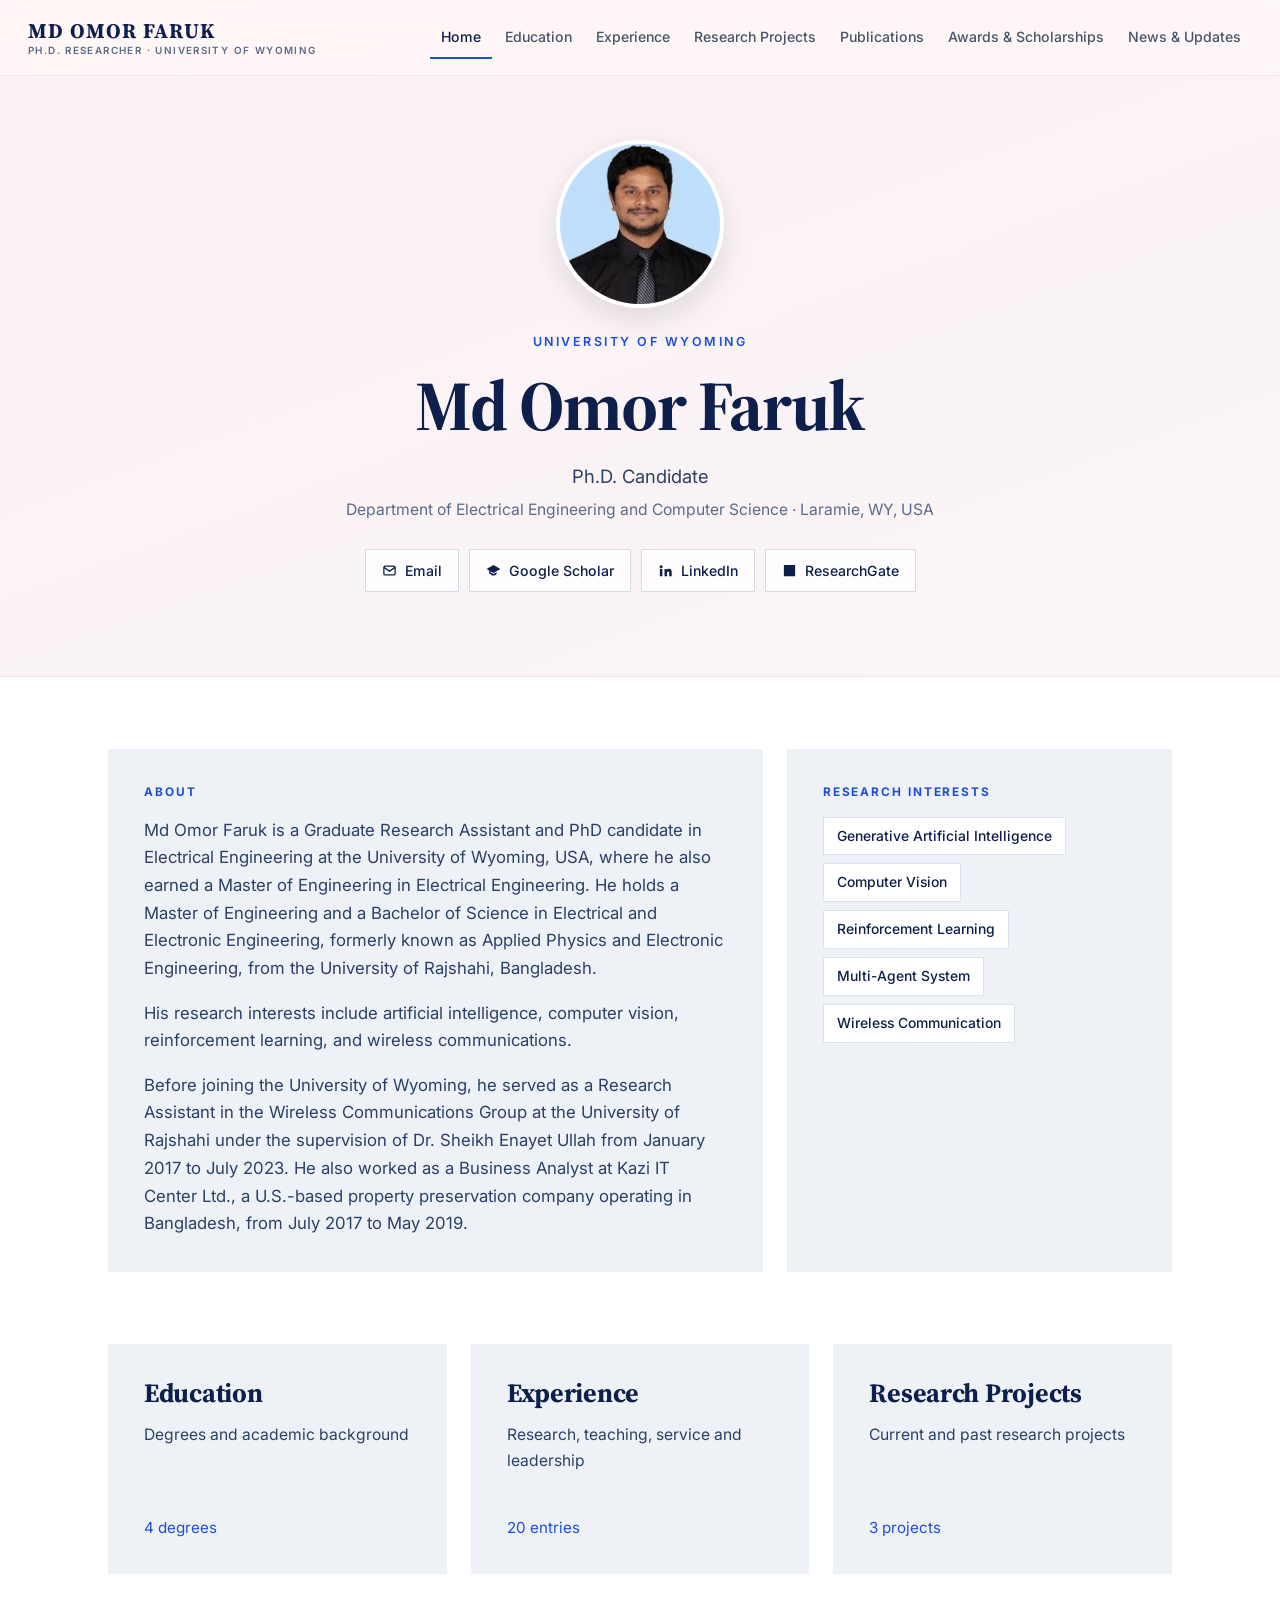
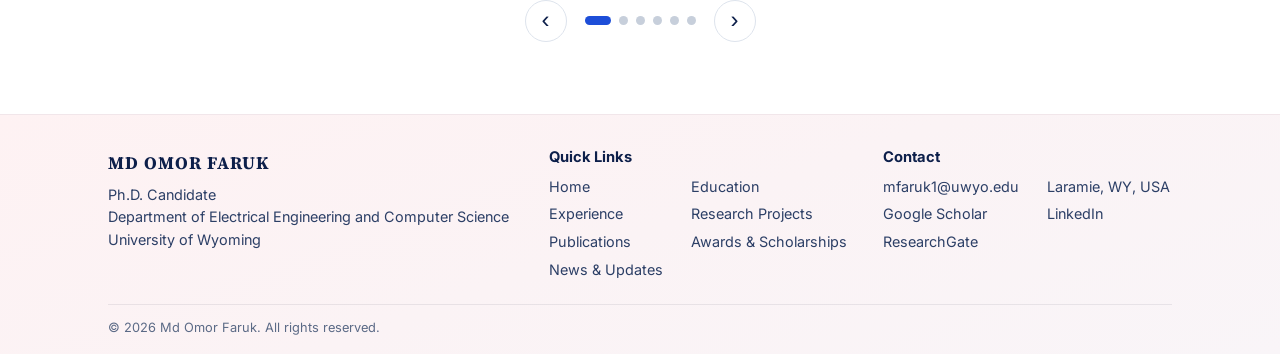
<file: index.html>
<!DOCTYPE html>
<html lang="en">
<head>
  <meta charset="utf-8">
  <meta name="viewport" content="width=device-width, initial-scale=1">
  <title>Md Omor Faruk — Ph.D. Researcher, University of Wyoming</title>
  <meta name="description" content="Md Omor Faruk is a Ph.D. student in Electrical Engineering and Computer Science at the University of Wyoming researching AI, computer vision and digital twins for Controlled Environment Agriculture.">
  <meta name="author" content="Md Omor Faruk">
  <meta name="theme-color" content="#fef2f3">
  <meta property="og:type" content="profile">
  <meta property="og:title" content="Md Omor Faruk — Ph.D. Researcher, University of Wyoming">
  <meta property="og:description" content="Md Omor Faruk is a Ph.D. student in Electrical Engineering and Computer Science at the University of Wyoming researching AI, computer vision and digital twins for Controlled Environment Agriculture.">
  <meta property="og:image" content="images/profile.jpg">
  <meta name="twitter:card" content="summary">
  <link rel="icon" href="data:image/svg+xml,<svg xmlns='http://www.w3.org/2000/svg' viewBox='0 0 64 64'><rect width='64' height='64' fill='%2317144a'/><text x='32' y='43' font-family='Georgia,serif' font-size='30' font-weight='700' fill='white' text-anchor='middle'>OF</text></svg>">
  <link rel="preconnect" href="https://fonts.googleapis.com">
  <link rel="preconnect" href="https://fonts.gstatic.com" crossorigin>
  <link rel="stylesheet" href="https://fonts.googleapis.com/css2?family=Inter:wght@400;500;600;700&family=Source+Serif+4:opsz,wght@8..60,600;8..60,700&display=swap">
  <link rel="stylesheet" href="assets/css/style.css?v=20261124165227">
  <script src="assets/js/site.js?v=20261124165227" defer></script>
</head>
<body data-page="about">
  <a class="skip" href="#main">Skip to content</a>
  <header class="site-header">
    <nav class="nav wrap" aria-label="Main">
      <a class="brand" href="index.html"><span class="brand-name" data-name>Md Omor Faruk</span><span class="brand-tag">Ph.D. Researcher · University of Wyoming</span></a>
      <button class="nav-toggle" type="button" aria-label="Toggle menu" aria-expanded="false" aria-controls="nav-links"><span></span></button>
      <ul class="nav-links" id="nav-links">
        <li><a href="index.html" data-page="about">Home</a></li>
        <li><a href="education.html" data-page="education">Education</a></li>
        <li><a href="experience.html" data-page="experience">Experience</a></li>
        <li><a href="research.html" data-page="research">Research Projects</a></li>
        <li><a href="publications.html" data-page="publications">Publications</a></li>
        <li><a href="awards.html" data-page="awards">Awards &amp; Scholarships</a></li>
        <li><a href="news.html" data-page="news">News &amp; Updates</a></li>
      </ul>
    </nav>
  </header>

  <section class="hero" data-hero>
    <div class="wrap hero-profile" id="about-hero">
      <span class="eyebrow">University of Wyoming</span>
      <h1>Md Omor Faruk</h1>
    </div>
  </section>

  <main id="main">
    <div id="about" data-content><p class="loading">Loading…</p></div>
  </main>

  <footer class="site-footer">
    <div class="wrap">
      <div class="footer-grid">
        <div>
          <div class="footer-name" data-name>Md Omor Faruk</div>
          <p id="footer-about">Ph.D. Student &amp; Graduate Research Assistant<br>Department of Electrical Engineering and Computer Science<br>University of Wyoming</p>
        </div>
        <div>
          <h3>Quick Links</h3>
          <ul>
            <li><a href="index.html">Home</a></li>
            <li><a href="education.html">Education</a></li>
            <li><a href="experience.html">Experience</a></li>
            <li><a href="research.html">Research Projects</a></li>
            <li><a href="publications.html">Publications</a></li>
            <li><a href="awards.html">Awards &amp; Scholarships</a></li>
            <li><a href="news.html">News &amp; Updates</a></li>
          </ul>
        </div>
        <div>
          <h3>Contact</h3>
          <ul id="footer-contact"></ul>
        </div>
      </div>
      <div class="footer-bottom">&copy; <span id="year"></span> <span data-name>Md Omor Faruk</span>. All rights reserved.</div>
    </div>
  </footer>
</body>
</html>
</file>
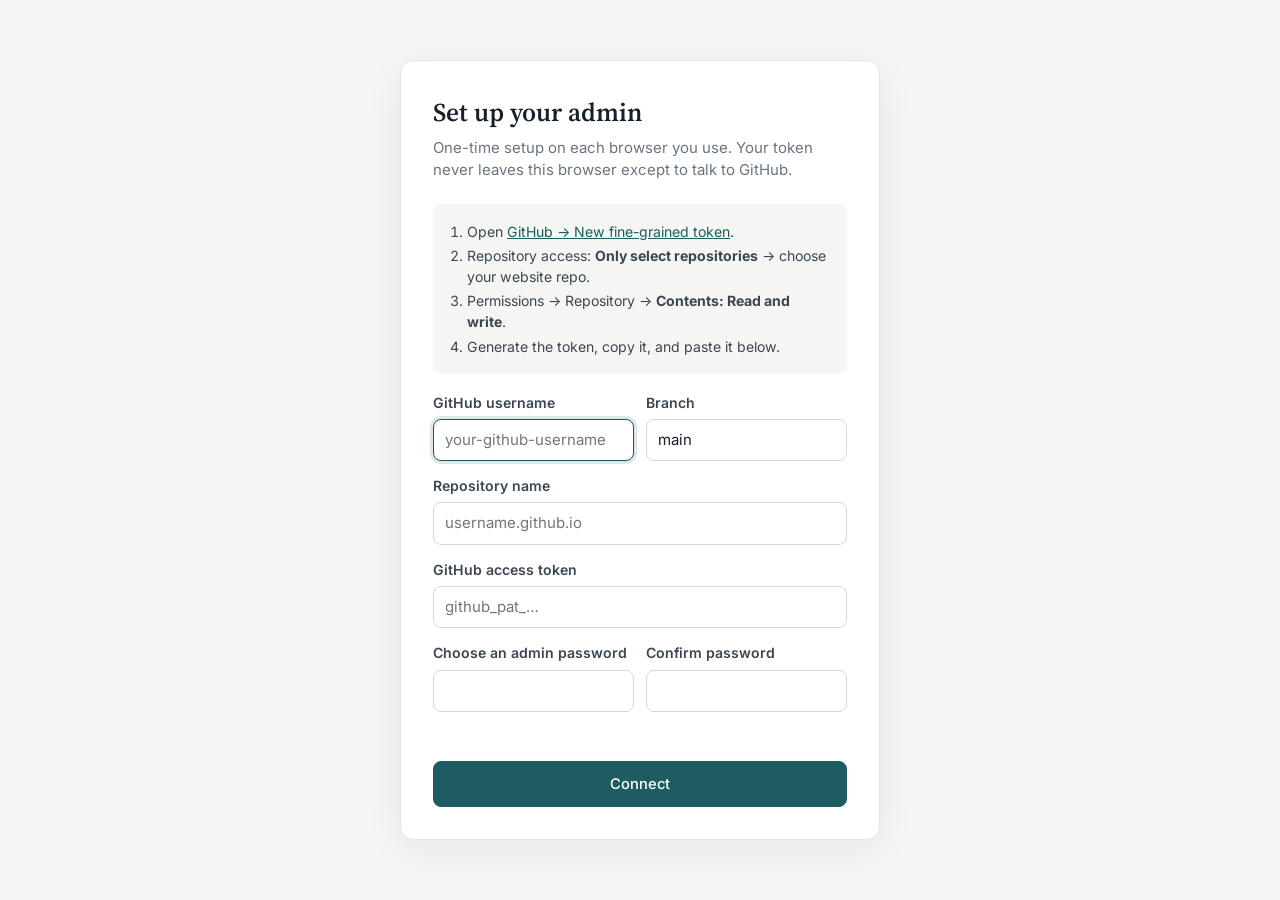
<file: admin/index.html>
<!DOCTYPE html>
<html lang="en">
<head>
  <meta charset="utf-8">
  <meta name="viewport" content="width=device-width, initial-scale=1">
  <meta name="robots" content="noindex, nofollow">
  <title>Site Admin</title>
  <link rel="icon" href="data:image/svg+xml,<svg xmlns='http://www.w3.org/2000/svg' viewBox='0 0 64 64'><rect width='64' height='64' rx='14' fill='%2317202a'/><text x='32' y='43' font-family='Georgia,serif' font-size='30' font-weight='700' fill='white' text-anchor='middle'>A</text></svg>">
  <link rel="preconnect" href="https://fonts.googleapis.com">
  <link rel="preconnect" href="https://fonts.gstatic.com" crossorigin>
  <link rel="stylesheet" href="https://fonts.googleapis.com/css2?family=Inter:wght@400;500;600&family=Source+Serif+4:opsz,wght@8..60,600&display=swap">
  <link rel="stylesheet" href="admin.css?v=20261124161505">
  <script src="admin.js?v=20261124161505" defer></script>
</head>
<body>
  <div id="root"><p class="boot">Loading…</p></div>
  <div id="busy" class="busy" hidden><div class="spinner"></div><p id="busy-msg">Working…</p></div>
  <div id="toasts" class="toasts" aria-live="polite"></div>
  <noscript><p style="padding:24px">The admin dashboard needs JavaScript enabled.</p></noscript>
</body>
</html>
</file>
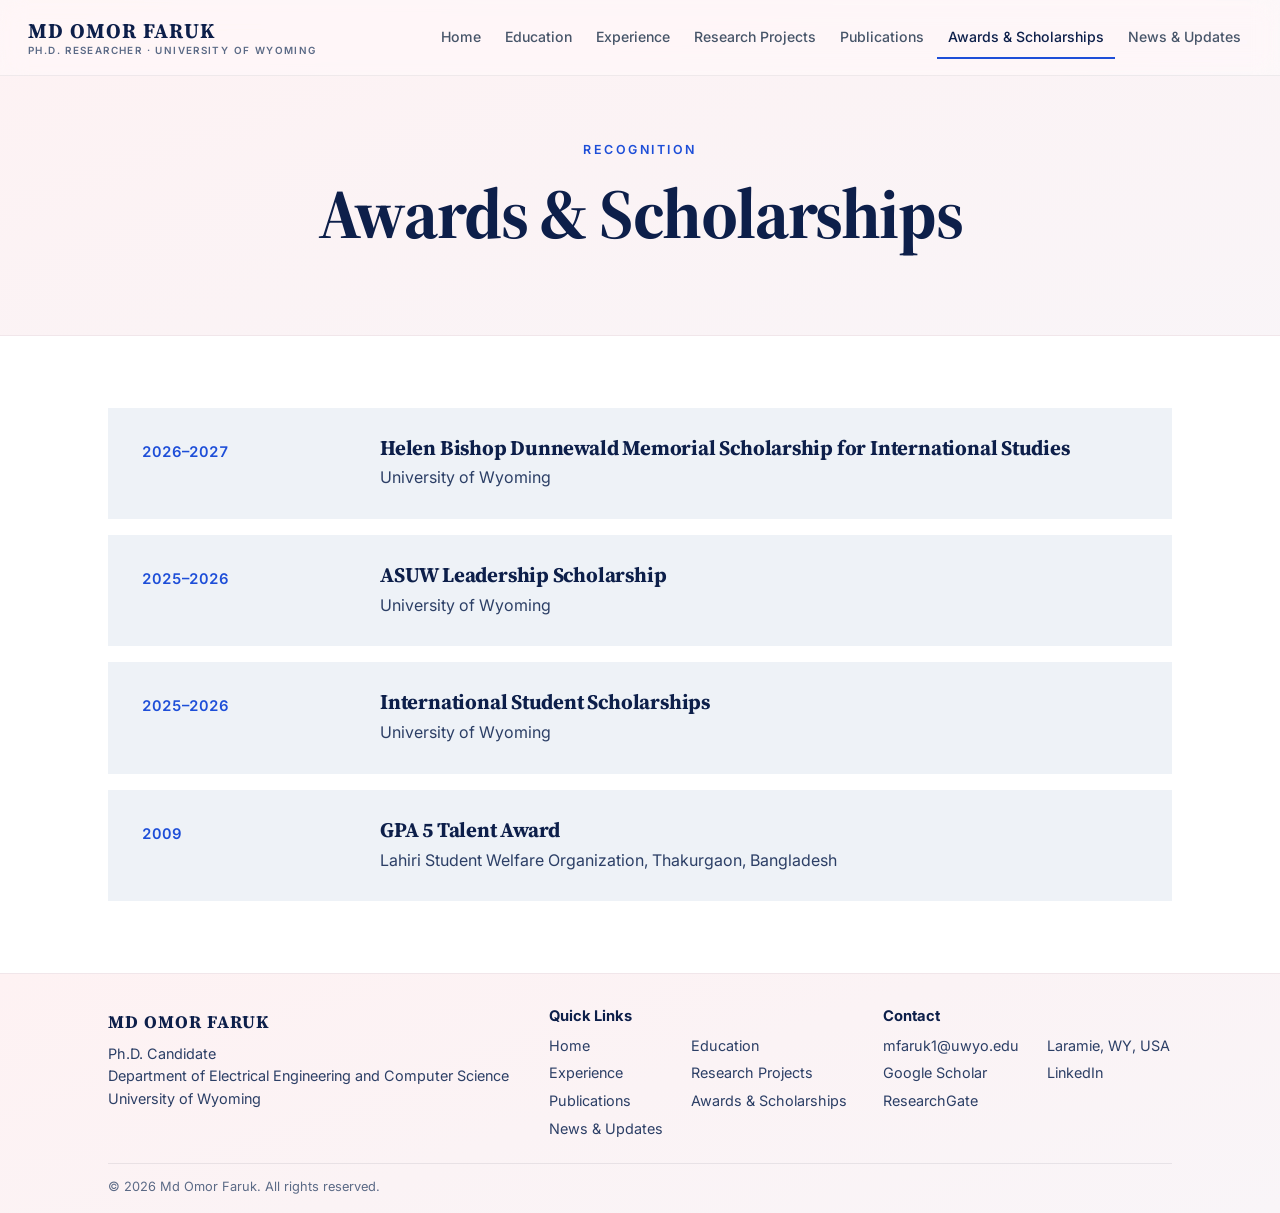
<file: awards.html>
<!DOCTYPE html>
<html lang="en">
<head>
  <meta charset="utf-8">
  <meta name="viewport" content="width=device-width, initial-scale=1">
  <title>Awards & Scholarships — Md Omor Faruk</title>
  <meta name="description" content="Awards, honors and scholarships received by Md Omor Faruk.">
  <meta name="author" content="Md Omor Faruk">
  <meta name="theme-color" content="#fef2f3">
  <meta property="og:type" content="website">
  <meta property="og:title" content="Awards & Scholarships — Md Omor Faruk">
  <meta property="og:description" content="Awards, honors and scholarships received by Md Omor Faruk.">
  <meta property="og:image" content="images/profile.jpg">
  <meta name="twitter:card" content="summary">
  <link rel="icon" href="data:image/svg+xml,<svg xmlns='http://www.w3.org/2000/svg' viewBox='0 0 64 64'><rect width='64' height='64' fill='%2317144a'/><text x='32' y='43' font-family='Georgia,serif' font-size='30' font-weight='700' fill='white' text-anchor='middle'>OF</text></svg>">
  <link rel="preconnect" href="https://fonts.googleapis.com">
  <link rel="preconnect" href="https://fonts.gstatic.com" crossorigin>
  <link rel="stylesheet" href="https://fonts.googleapis.com/css2?family=Inter:wght@400;500;600;700&family=Source+Serif+4:opsz,wght@8..60,600;8..60,700&display=swap">
  <link rel="stylesheet" href="assets/css/style.css?v=20261124165227">
  <script src="assets/js/site.js?v=20261124165227" defer></script>
</head>
<body data-page="awards">
  <a class="skip" href="#main">Skip to content</a>
  <header class="site-header">
    <nav class="nav wrap" aria-label="Main">
      <a class="brand" href="index.html"><span class="brand-name" data-name>Md Omor Faruk</span><span class="brand-tag">Ph.D. Researcher · University of Wyoming</span></a>
      <button class="nav-toggle" type="button" aria-label="Toggle menu" aria-expanded="false" aria-controls="nav-links"><span></span></button>
      <ul class="nav-links" id="nav-links">
        <li><a href="index.html" data-page="about">Home</a></li>
        <li><a href="education.html" data-page="education">Education</a></li>
        <li><a href="experience.html" data-page="experience">Experience</a></li>
        <li><a href="research.html" data-page="research">Research Projects</a></li>
        <li><a href="publications.html" data-page="publications">Publications</a></li>
        <li><a href="awards.html" data-page="awards">Awards &amp; Scholarships</a></li>
        <li><a href="news.html" data-page="news">News &amp; Updates</a></li>
      </ul>
    </nav>
  </header>

  <section class="hero" data-hero>
    <div class="wrap fade-in">
      <span class="eyebrow">Recognition</span>
      <h1>Awards &amp; Scholarships</h1>
      
    </div>
  </section>

  <main id="main">
    <section class="section">
      <div class="wrap">
      <div id="entries" data-content><p class="loading">Loading…</p></div>
      </div>
    </section>
  </main>

  <footer class="site-footer">
    <div class="wrap">
      <div class="footer-grid">
        <div>
          <div class="footer-name" data-name>Md Omor Faruk</div>
          <p id="footer-about">Ph.D. Student &amp; Graduate Research Assistant<br>Department of Electrical Engineering and Computer Science<br>University of Wyoming</p>
        </div>
        <div>
          <h3>Quick Links</h3>
          <ul>
            <li><a href="index.html">Home</a></li>
            <li><a href="education.html">Education</a></li>
            <li><a href="experience.html">Experience</a></li>
            <li><a href="research.html">Research Projects</a></li>
            <li><a href="publications.html">Publications</a></li>
            <li><a href="awards.html">Awards &amp; Scholarships</a></li>
            <li><a href="news.html">News &amp; Updates</a></li>
          </ul>
        </div>
        <div>
          <h3>Contact</h3>
          <ul id="footer-contact"></ul>
        </div>
      </div>
      <div class="footer-bottom">&copy; <span id="year"></span> <span data-name>Md Omor Faruk</span>. All rights reserved.</div>
    </div>
  </footer>
</body>
</html>
</file>
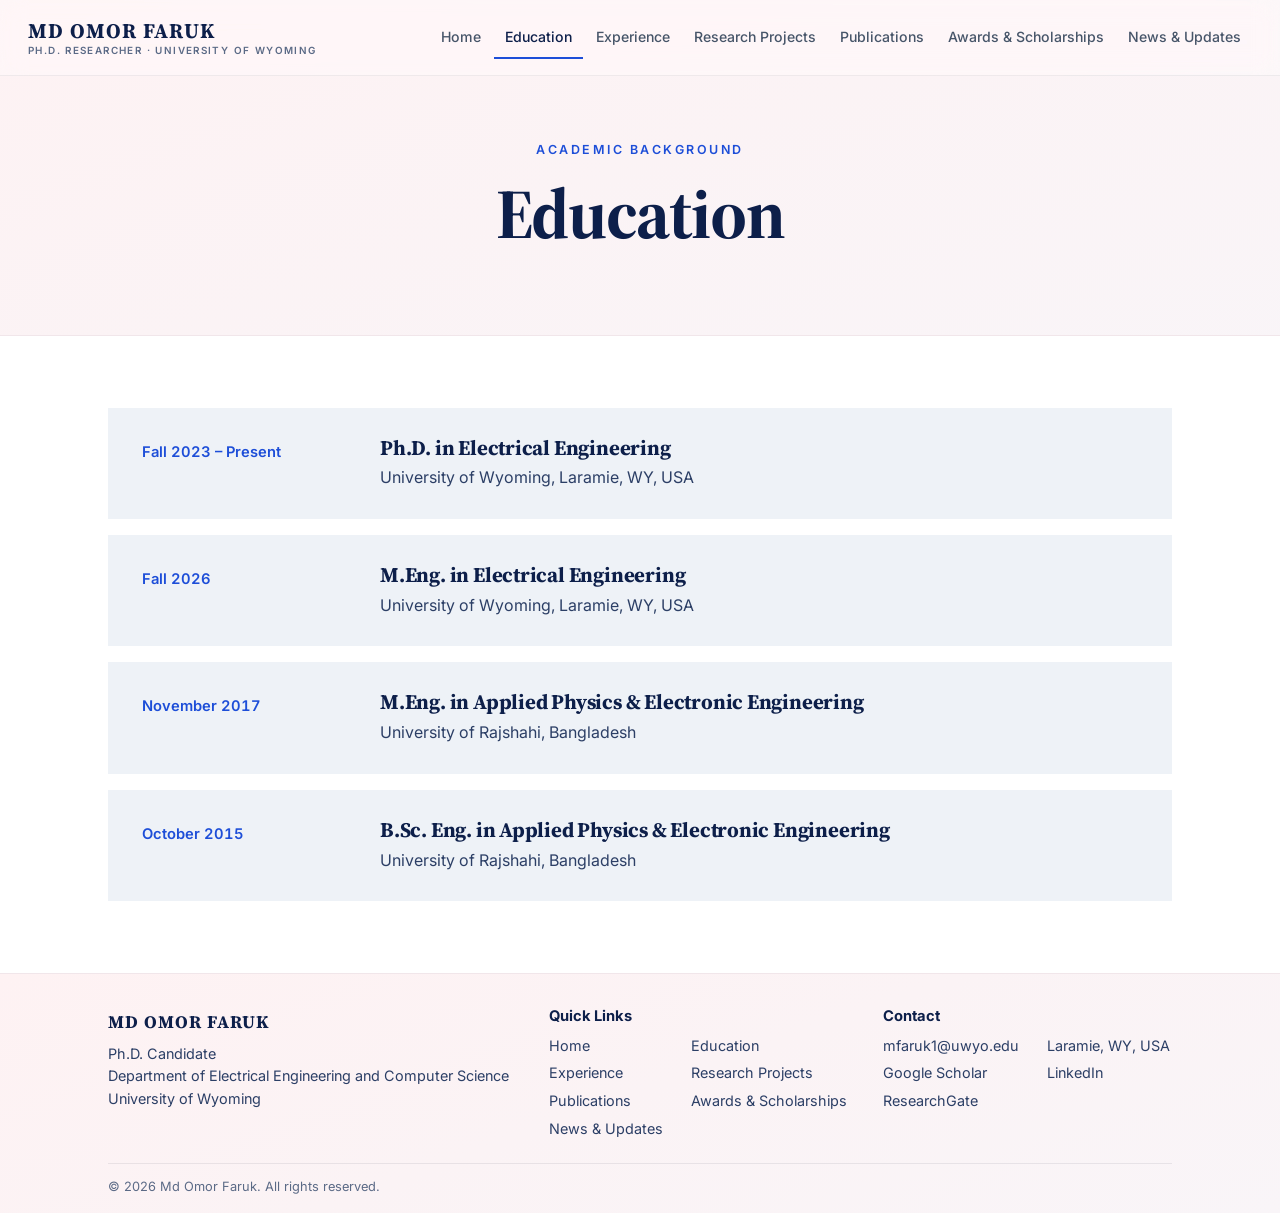
<file: education.html>
<!DOCTYPE html>
<html lang="en">
<head>
  <meta charset="utf-8">
  <meta name="viewport" content="width=device-width, initial-scale=1">
  <title>Education — Md Omor Faruk</title>
  <meta name="description" content="Academic degrees and education of Md Omor Faruk.">
  <meta name="author" content="Md Omor Faruk">
  <meta name="theme-color" content="#fef2f3">
  <meta property="og:type" content="website">
  <meta property="og:title" content="Education — Md Omor Faruk">
  <meta property="og:description" content="Academic degrees and education of Md Omor Faruk.">
  <meta property="og:image" content="images/profile.jpg">
  <meta name="twitter:card" content="summary">
  <link rel="icon" href="data:image/svg+xml,<svg xmlns='http://www.w3.org/2000/svg' viewBox='0 0 64 64'><rect width='64' height='64' fill='%2317144a'/><text x='32' y='43' font-family='Georgia,serif' font-size='30' font-weight='700' fill='white' text-anchor='middle'>OF</text></svg>">
  <link rel="preconnect" href="https://fonts.googleapis.com">
  <link rel="preconnect" href="https://fonts.gstatic.com" crossorigin>
  <link rel="stylesheet" href="https://fonts.googleapis.com/css2?family=Inter:wght@400;500;600;700&family=Source+Serif+4:opsz,wght@8..60,600;8..60,700&display=swap">
  <link rel="stylesheet" href="assets/css/style.css?v=20261124165227">
  <script src="assets/js/site.js?v=20261124165227" defer></script>
</head>
<body data-page="education">
  <a class="skip" href="#main">Skip to content</a>
  <header class="site-header">
    <nav class="nav wrap" aria-label="Main">
      <a class="brand" href="index.html"><span class="brand-name" data-name>Md Omor Faruk</span><span class="brand-tag">Ph.D. Researcher · University of Wyoming</span></a>
      <button class="nav-toggle" type="button" aria-label="Toggle menu" aria-expanded="false" aria-controls="nav-links"><span></span></button>
      <ul class="nav-links" id="nav-links">
        <li><a href="index.html" data-page="about">Home</a></li>
        <li><a href="education.html" data-page="education">Education</a></li>
        <li><a href="experience.html" data-page="experience">Experience</a></li>
        <li><a href="research.html" data-page="research">Research Projects</a></li>
        <li><a href="publications.html" data-page="publications">Publications</a></li>
        <li><a href="awards.html" data-page="awards">Awards &amp; Scholarships</a></li>
        <li><a href="news.html" data-page="news">News &amp; Updates</a></li>
      </ul>
    </nav>
  </header>

  <section class="hero" data-hero>
    <div class="wrap fade-in">
      <span class="eyebrow">Academic Background</span>
      <h1>Education</h1>
      
    </div>
  </section>

  <main id="main">
    <section class="section">
      <div class="wrap">
      <div id="entries" data-content><p class="loading">Loading…</p></div>
      </div>
    </section>
  </main>

  <footer class="site-footer">
    <div class="wrap">
      <div class="footer-grid">
        <div>
          <div class="footer-name" data-name>Md Omor Faruk</div>
          <p id="footer-about">Ph.D. Student &amp; Graduate Research Assistant<br>Department of Electrical Engineering and Computer Science<br>University of Wyoming</p>
        </div>
        <div>
          <h3>Quick Links</h3>
          <ul>
            <li><a href="index.html">Home</a></li>
            <li><a href="education.html">Education</a></li>
            <li><a href="experience.html">Experience</a></li>
            <li><a href="research.html">Research Projects</a></li>
            <li><a href="publications.html">Publications</a></li>
            <li><a href="awards.html">Awards &amp; Scholarships</a></li>
            <li><a href="news.html">News &amp; Updates</a></li>
          </ul>
        </div>
        <div>
          <h3>Contact</h3>
          <ul id="footer-contact"></ul>
        </div>
      </div>
      <div class="footer-bottom">&copy; <span id="year"></span> <span data-name>Md Omor Faruk</span>. All rights reserved.</div>
    </div>
  </footer>
</body>
</html>
</file>
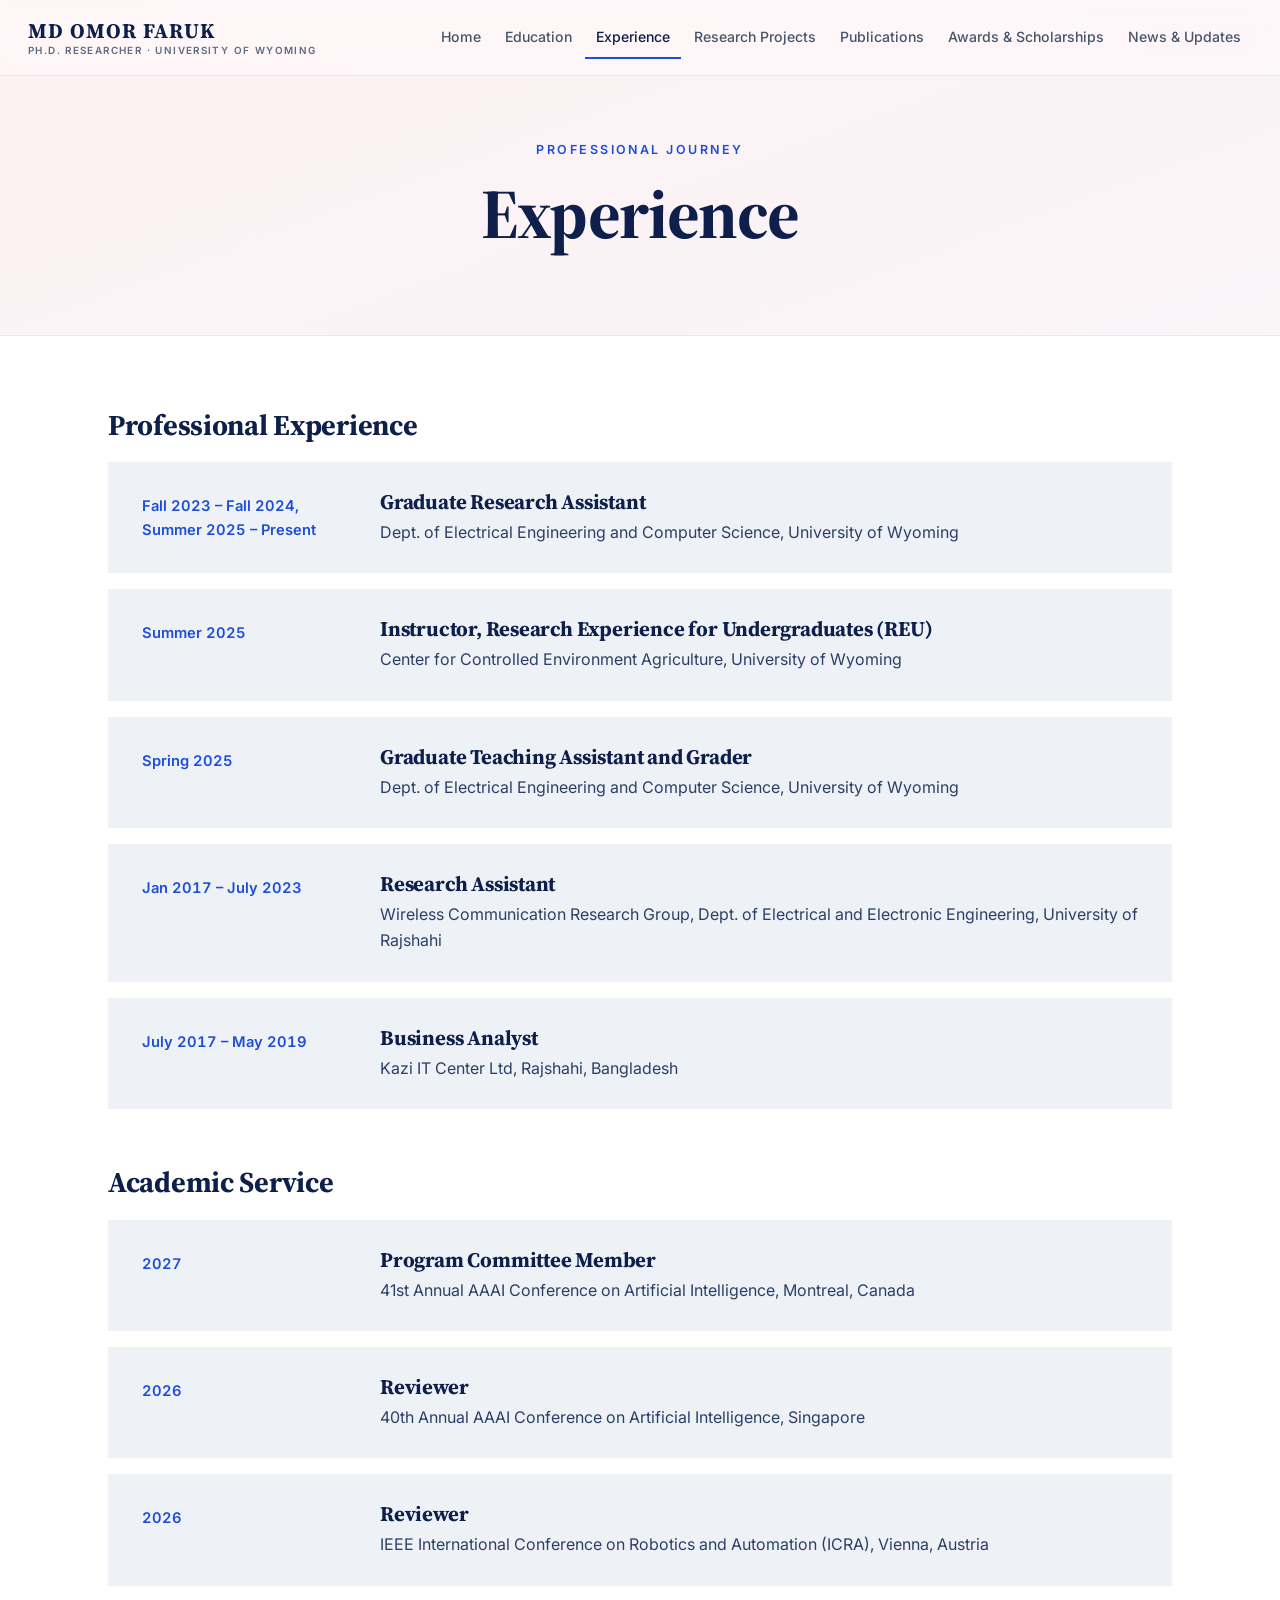
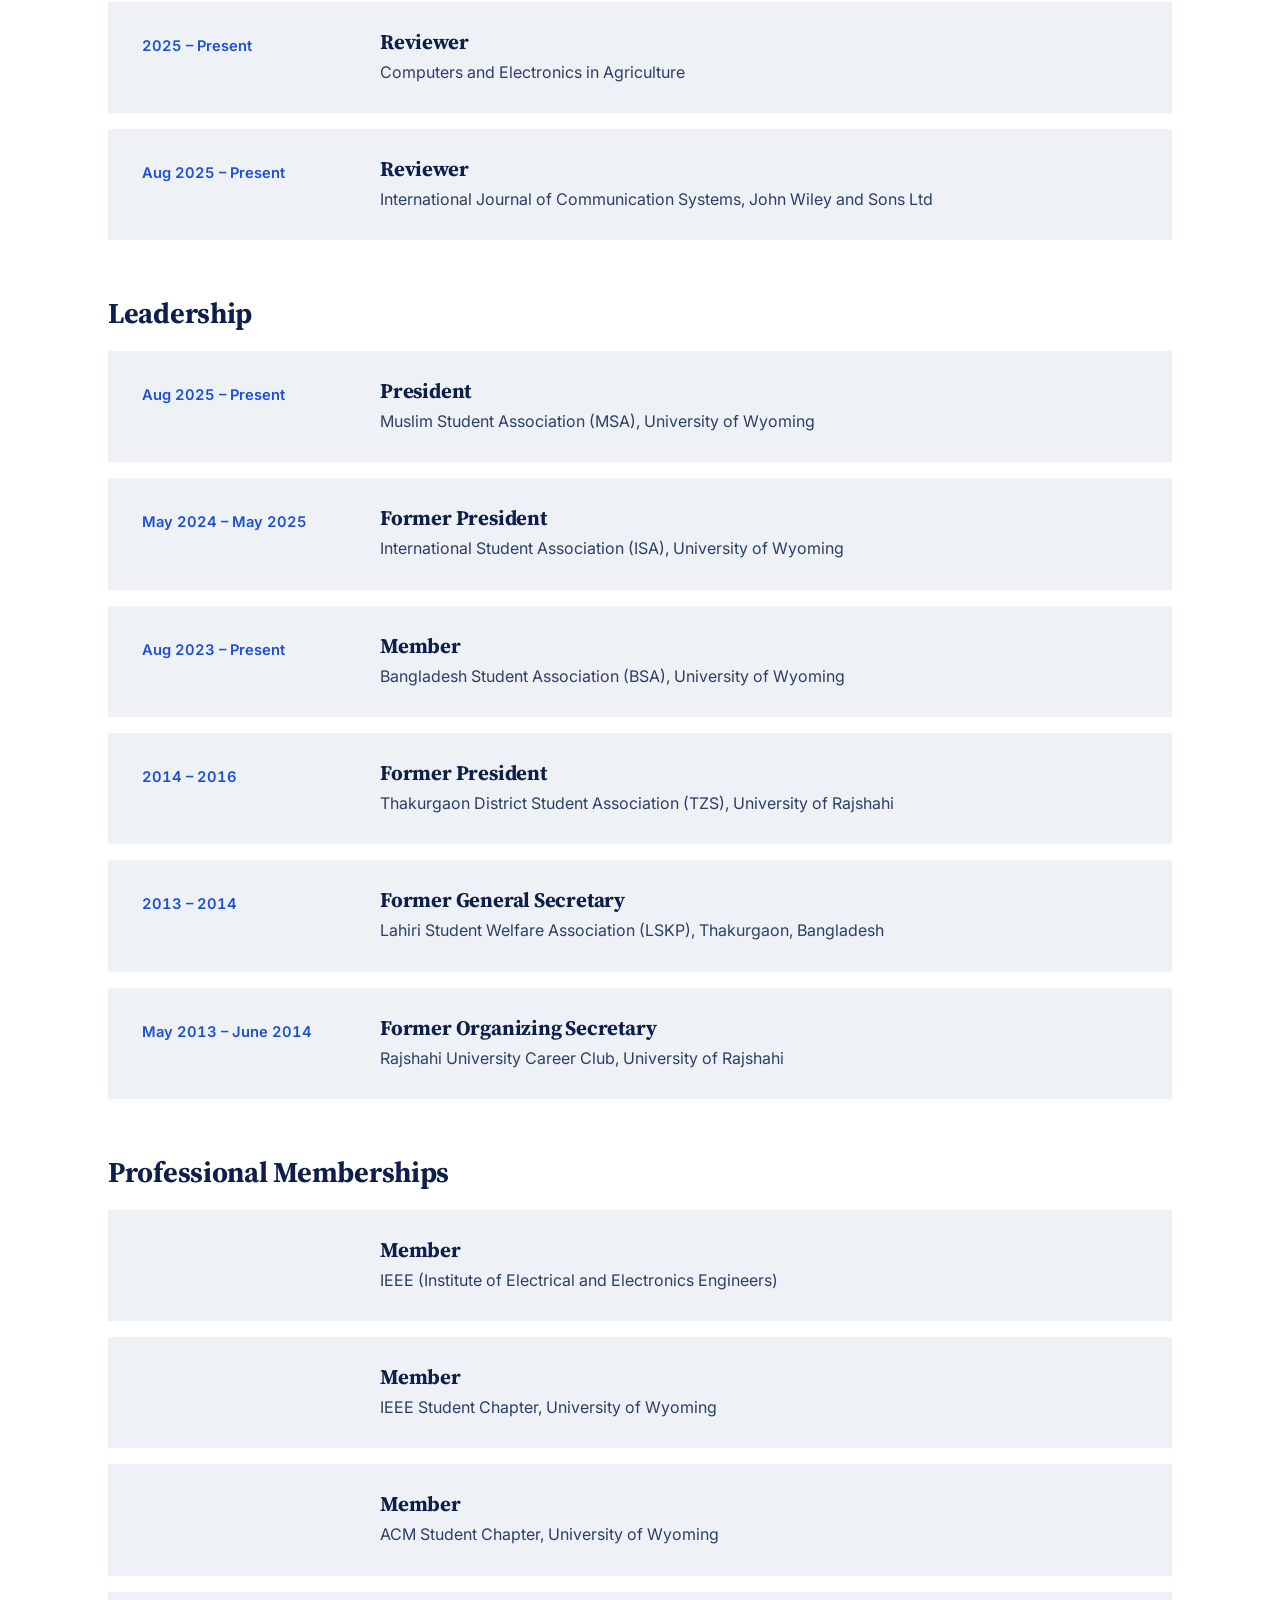
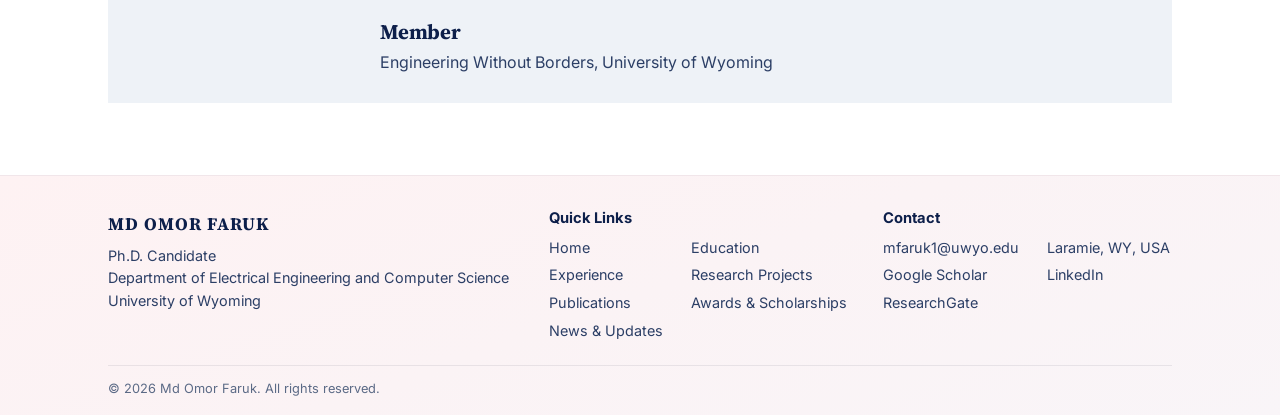
<file: experience.html>
<!DOCTYPE html>
<html lang="en">
<head>
  <meta charset="utf-8">
  <meta name="viewport" content="width=device-width, initial-scale=1">
  <title>Experience — Md Omor Faruk</title>
  <meta name="description" content="Research, teaching, service and leadership experience of Md Omor Faruk.">
  <meta name="author" content="Md Omor Faruk">
  <meta name="theme-color" content="#fef2f3">
  <meta property="og:type" content="website">
  <meta property="og:title" content="Experience — Md Omor Faruk">
  <meta property="og:description" content="Research, teaching, service and leadership experience of Md Omor Faruk.">
  <meta property="og:image" content="images/profile.jpg">
  <meta name="twitter:card" content="summary">
  <link rel="icon" href="data:image/svg+xml,<svg xmlns='http://www.w3.org/2000/svg' viewBox='0 0 64 64'><rect width='64' height='64' fill='%2317144a'/><text x='32' y='43' font-family='Georgia,serif' font-size='30' font-weight='700' fill='white' text-anchor='middle'>OF</text></svg>">
  <link rel="preconnect" href="https://fonts.googleapis.com">
  <link rel="preconnect" href="https://fonts.gstatic.com" crossorigin>
  <link rel="stylesheet" href="https://fonts.googleapis.com/css2?family=Inter:wght@400;500;600;700&family=Source+Serif+4:opsz,wght@8..60,600;8..60,700&display=swap">
  <link rel="stylesheet" href="assets/css/style.css?v=20261124165227">
  <script src="assets/js/site.js?v=20261124165227" defer></script>
</head>
<body data-page="experience">
  <a class="skip" href="#main">Skip to content</a>
  <header class="site-header">
    <nav class="nav wrap" aria-label="Main">
      <a class="brand" href="index.html"><span class="brand-name" data-name>Md Omor Faruk</span><span class="brand-tag">Ph.D. Researcher · University of Wyoming</span></a>
      <button class="nav-toggle" type="button" aria-label="Toggle menu" aria-expanded="false" aria-controls="nav-links"><span></span></button>
      <ul class="nav-links" id="nav-links">
        <li><a href="index.html" data-page="about">Home</a></li>
        <li><a href="education.html" data-page="education">Education</a></li>
        <li><a href="experience.html" data-page="experience">Experience</a></li>
        <li><a href="research.html" data-page="research">Research Projects</a></li>
        <li><a href="publications.html" data-page="publications">Publications</a></li>
        <li><a href="awards.html" data-page="awards">Awards &amp; Scholarships</a></li>
        <li><a href="news.html" data-page="news">News &amp; Updates</a></li>
      </ul>
    </nav>
  </header>

  <section class="hero" data-hero>
    <div class="wrap fade-in">
      <span class="eyebrow">Professional Journey</span>
      <h1>Experience</h1>
      
    </div>
  </section>

  <main id="main">
    <section class="section">
      <div class="wrap">
      <div id="entries" data-content><p class="loading">Loading…</p></div>
      </div>
    </section>
  </main>

  <footer class="site-footer">
    <div class="wrap">
      <div class="footer-grid">
        <div>
          <div class="footer-name" data-name>Md Omor Faruk</div>
          <p id="footer-about">Ph.D. Student &amp; Graduate Research Assistant<br>Department of Electrical Engineering and Computer Science<br>University of Wyoming</p>
        </div>
        <div>
          <h3>Quick Links</h3>
          <ul>
            <li><a href="index.html">Home</a></li>
            <li><a href="education.html">Education</a></li>
            <li><a href="experience.html">Experience</a></li>
            <li><a href="research.html">Research Projects</a></li>
            <li><a href="publications.html">Publications</a></li>
            <li><a href="awards.html">Awards &amp; Scholarships</a></li>
            <li><a href="news.html">News &amp; Updates</a></li>
          </ul>
        </div>
        <div>
          <h3>Contact</h3>
          <ul id="footer-contact"></ul>
        </div>
      </div>
      <div class="footer-bottom">&copy; <span id="year"></span> <span data-name>Md Omor Faruk</span>. All rights reserved.</div>
    </div>
  </footer>
</body>
</html>
</file>
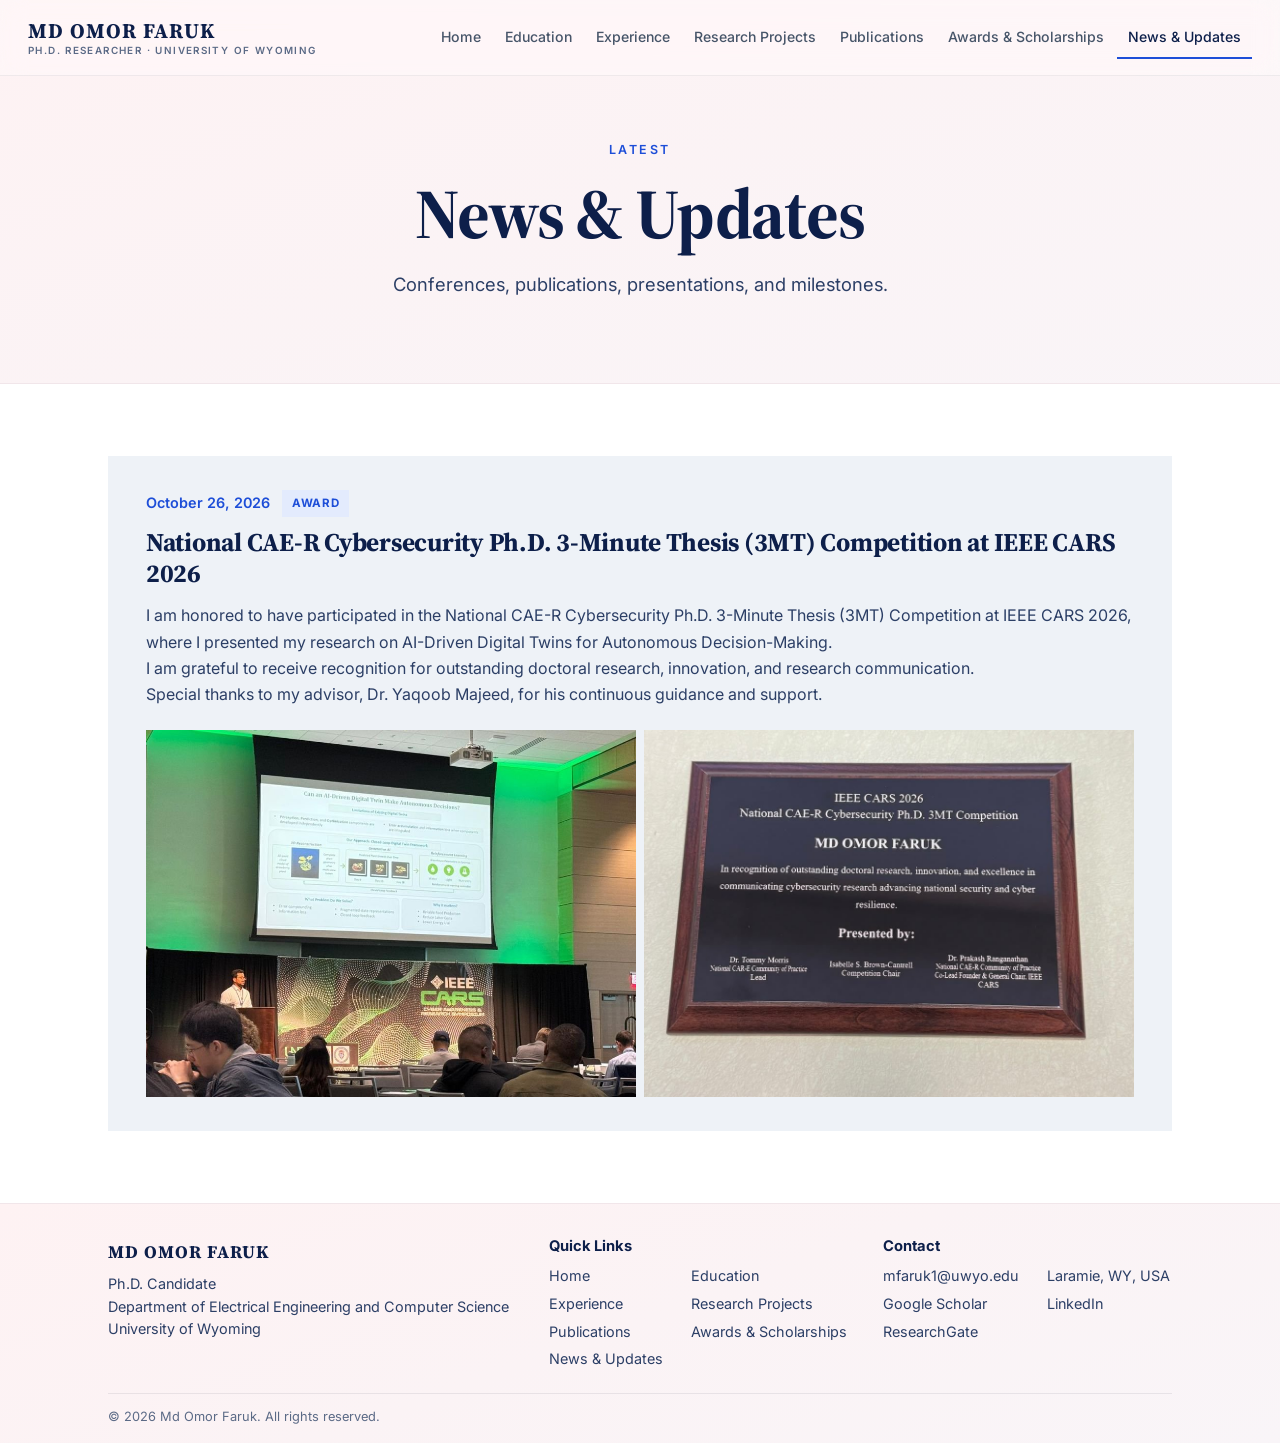
<file: news.html>
<!DOCTYPE html>
<html lang="en">
<head>
  <meta charset="utf-8">
  <meta name="viewport" content="width=device-width, initial-scale=1">
  <title>News & Updates — Md Omor Faruk</title>
  <meta name="description" content="Latest academic news, conference presentations, publications and milestones from Md Omor Faruk.">
  <meta name="author" content="Md Omor Faruk">
  <meta name="theme-color" content="#fef2f3">
  <meta property="og:type" content="website">
  <meta property="og:title" content="News & Updates — Md Omor Faruk">
  <meta property="og:description" content="Latest academic news, conference presentations, publications and milestones from Md Omor Faruk.">
  <meta property="og:image" content="images/profile.jpg">
  <meta name="twitter:card" content="summary">
  <link rel="icon" href="data:image/svg+xml,<svg xmlns='http://www.w3.org/2000/svg' viewBox='0 0 64 64'><rect width='64' height='64' fill='%2317144a'/><text x='32' y='43' font-family='Georgia,serif' font-size='30' font-weight='700' fill='white' text-anchor='middle'>OF</text></svg>">
  <link rel="preconnect" href="https://fonts.googleapis.com">
  <link rel="preconnect" href="https://fonts.gstatic.com" crossorigin>
  <link rel="stylesheet" href="https://fonts.googleapis.com/css2?family=Inter:wght@400;500;600;700&family=Source+Serif+4:opsz,wght@8..60,600;8..60,700&display=swap">
  <link rel="stylesheet" href="assets/css/style.css?v=20261124165227">
  <script src="assets/js/site.js?v=20261124165227" defer></script>
</head>
<body data-page="news">
  <a class="skip" href="#main">Skip to content</a>
  <header class="site-header">
    <nav class="nav wrap" aria-label="Main">
      <a class="brand" href="index.html"><span class="brand-name" data-name>Md Omor Faruk</span><span class="brand-tag">Ph.D. Researcher · University of Wyoming</span></a>
      <button class="nav-toggle" type="button" aria-label="Toggle menu" aria-expanded="false" aria-controls="nav-links"><span></span></button>
      <ul class="nav-links" id="nav-links">
        <li><a href="index.html" data-page="about">Home</a></li>
        <li><a href="education.html" data-page="education">Education</a></li>
        <li><a href="experience.html" data-page="experience">Experience</a></li>
        <li><a href="research.html" data-page="research">Research Projects</a></li>
        <li><a href="publications.html" data-page="publications">Publications</a></li>
        <li><a href="awards.html" data-page="awards">Awards &amp; Scholarships</a></li>
        <li><a href="news.html" data-page="news">News &amp; Updates</a></li>
      </ul>
    </nav>
  </header>

  <section class="hero" data-hero>
    <div class="wrap fade-in">
      <span class="eyebrow">Latest</span>
      <h1>News &amp; Updates</h1>
      <p class="lead">Conferences, publications, presentations, and milestones.</p>
    </div>
  </section>

  <main id="main">
    <section class="section">
      <div class="wrap">
      <div id="news-filters" class="filters" role="toolbar" aria-label="Filter"></div>
      <div id="news" data-content><p class="loading">Loading…</p></div>
      </div>
    </section>
  </main>

  <footer class="site-footer">
    <div class="wrap">
      <div class="footer-grid">
        <div>
          <div class="footer-name" data-name>Md Omor Faruk</div>
          <p id="footer-about">Ph.D. Student &amp; Graduate Research Assistant<br>Department of Electrical Engineering and Computer Science<br>University of Wyoming</p>
        </div>
        <div>
          <h3>Quick Links</h3>
          <ul>
            <li><a href="index.html">Home</a></li>
            <li><a href="education.html">Education</a></li>
            <li><a href="experience.html">Experience</a></li>
            <li><a href="research.html">Research Projects</a></li>
            <li><a href="publications.html">Publications</a></li>
            <li><a href="awards.html">Awards &amp; Scholarships</a></li>
            <li><a href="news.html">News &amp; Updates</a></li>
          </ul>
        </div>
        <div>
          <h3>Contact</h3>
          <ul id="footer-contact"></ul>
        </div>
      </div>
      <div class="footer-bottom">&copy; <span id="year"></span> <span data-name>Md Omor Faruk</span>. All rights reserved.</div>
    </div>
  </footer>
  <div id="lightbox" class="lightbox" role="dialog" aria-modal="true" aria-label="Photo viewer">
    <button class="lb-btn lb-close" type="button" aria-label="Close">&times;</button>
    <button class="lb-btn lb-prev" type="button" aria-label="Previous photo">&#8249;</button>
    <figure><img id="lb-img" alt=""><figcaption id="lb-cap"></figcaption></figure>
    <button class="lb-btn lb-next" type="button" aria-label="Next photo">&#8250;</button>
  </div>
</body>
</html>
</file>
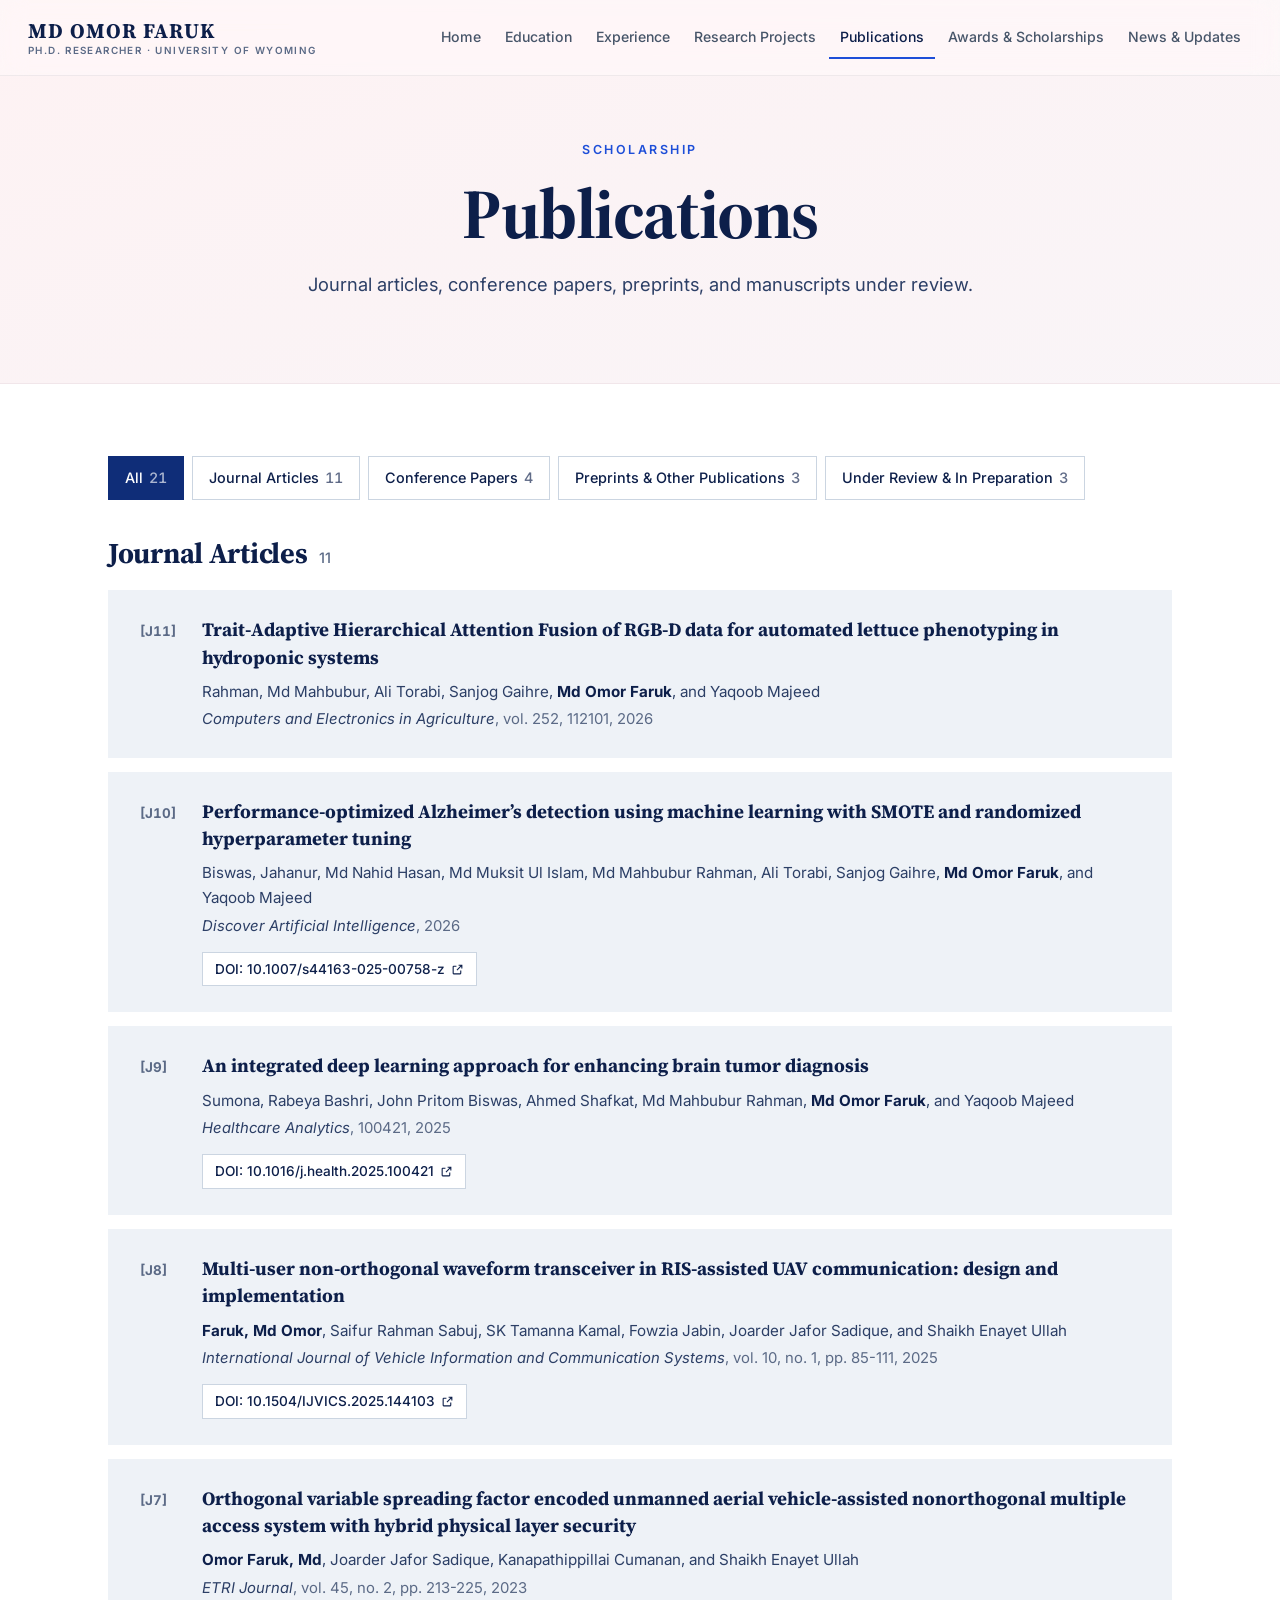
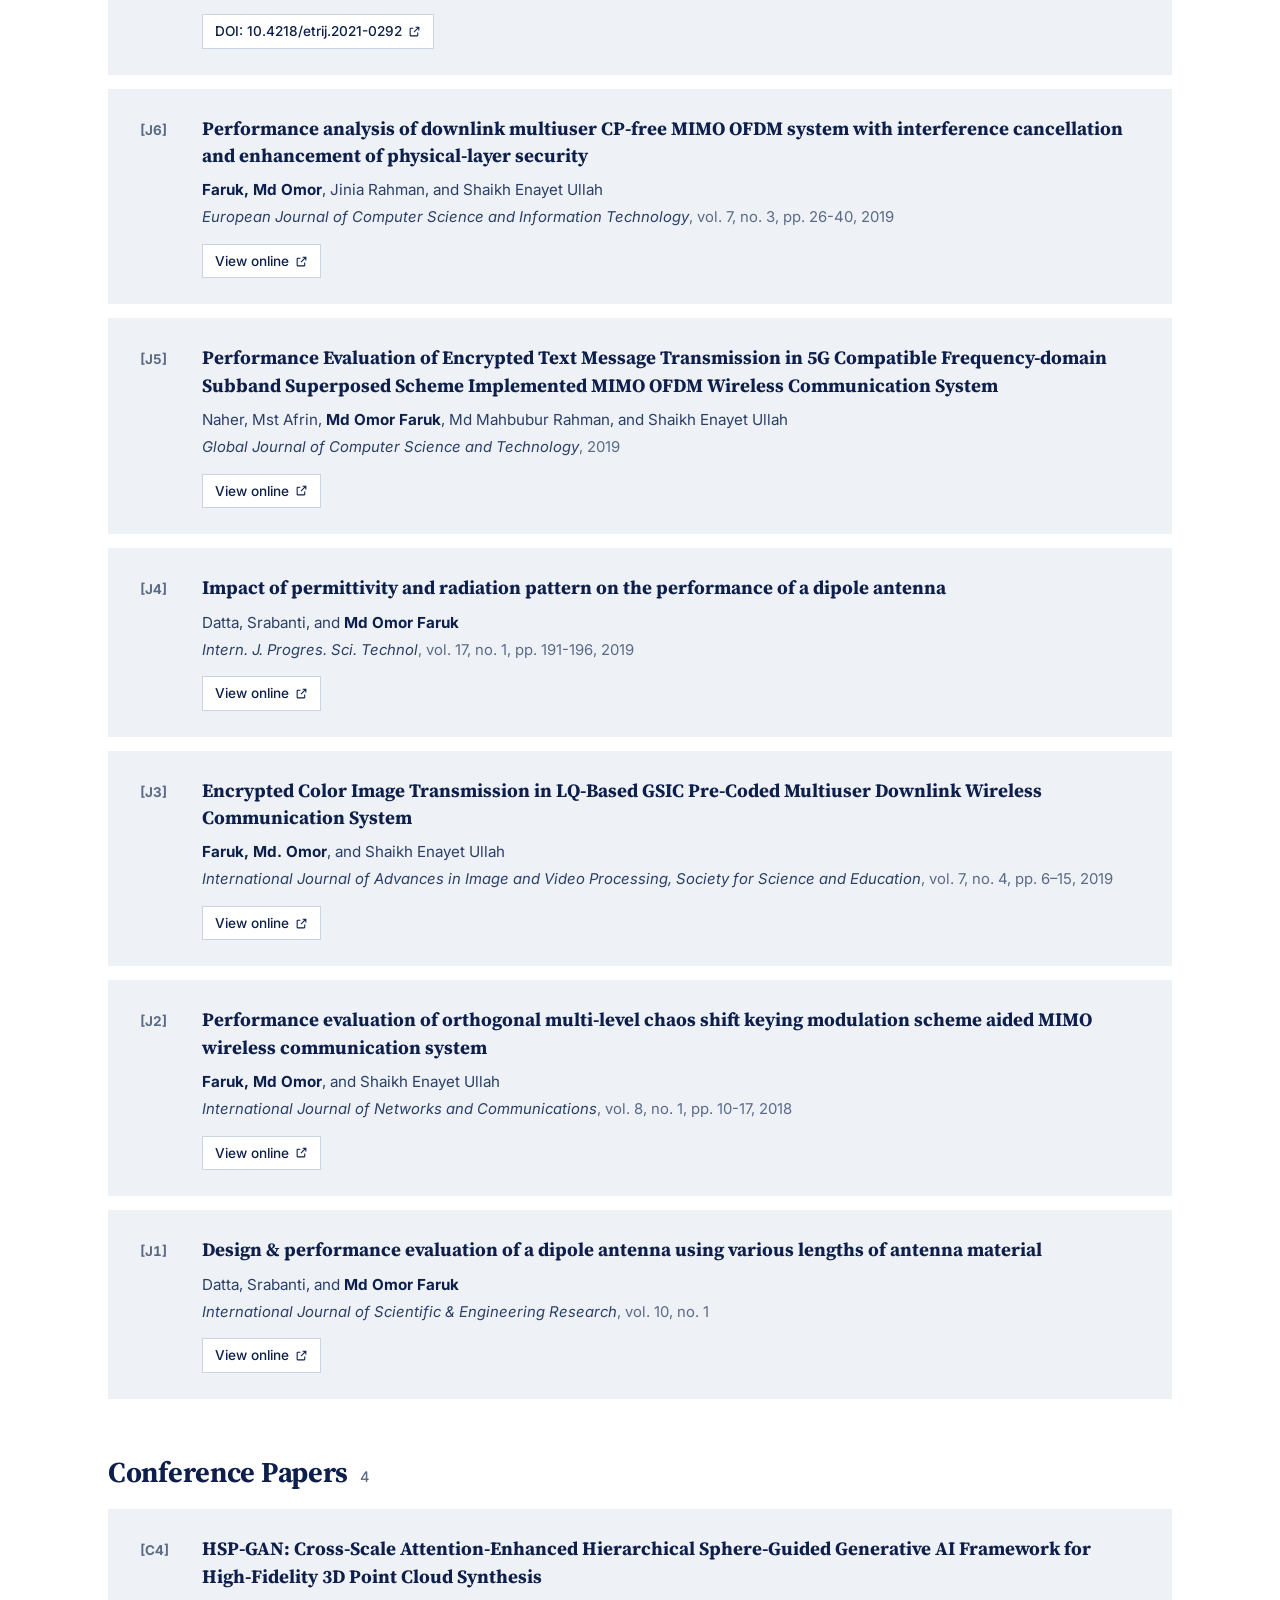
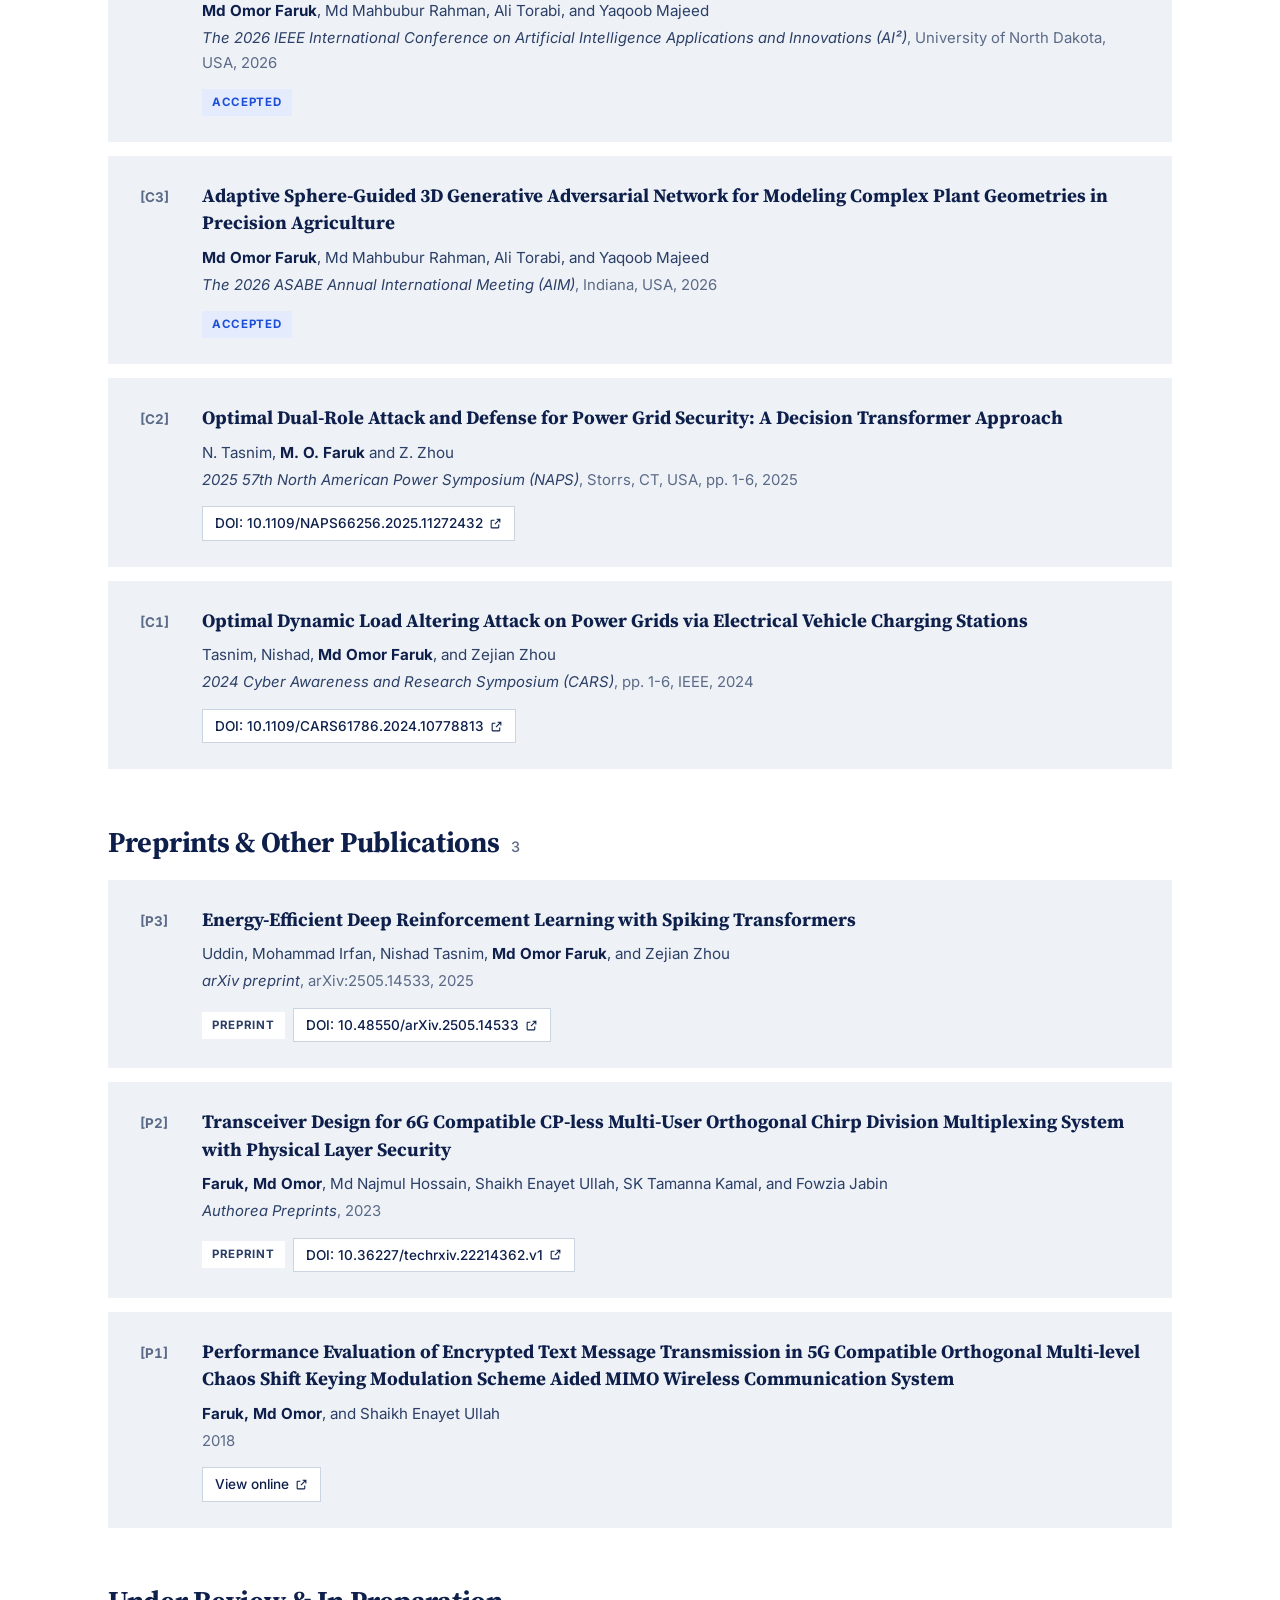
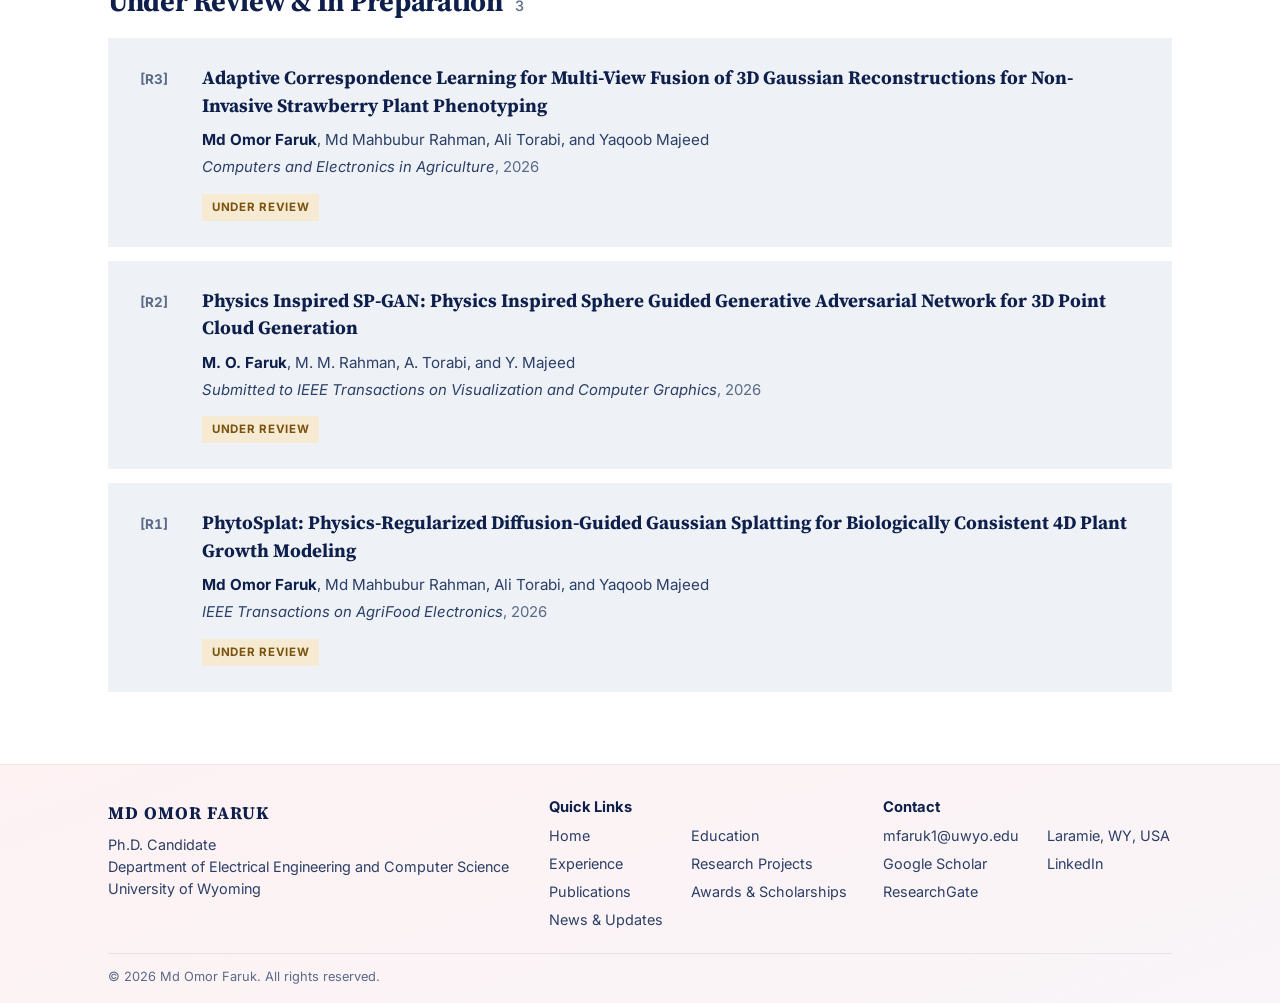
<file: publications.html>
<!DOCTYPE html>
<html lang="en">
<head>
  <meta charset="utf-8">
  <meta name="viewport" content="width=device-width, initial-scale=1">
  <title>Publications — Md Omor Faruk</title>
  <meta name="description" content="Journal articles, conference papers, preprints and manuscripts under review by Md Omor Faruk.">
  <meta name="author" content="Md Omor Faruk">
  <meta name="theme-color" content="#fef2f3">
  <meta property="og:type" content="website">
  <meta property="og:title" content="Publications — Md Omor Faruk">
  <meta property="og:description" content="Journal articles, conference papers, preprints and manuscripts under review by Md Omor Faruk.">
  <meta property="og:image" content="images/profile.jpg">
  <meta name="twitter:card" content="summary">
  <link rel="icon" href="data:image/svg+xml,<svg xmlns='http://www.w3.org/2000/svg' viewBox='0 0 64 64'><rect width='64' height='64' fill='%2317144a'/><text x='32' y='43' font-family='Georgia,serif' font-size='30' font-weight='700' fill='white' text-anchor='middle'>OF</text></svg>">
  <link rel="preconnect" href="https://fonts.googleapis.com">
  <link rel="preconnect" href="https://fonts.gstatic.com" crossorigin>
  <link rel="stylesheet" href="https://fonts.googleapis.com/css2?family=Inter:wght@400;500;600;700&family=Source+Serif+4:opsz,wght@8..60,600;8..60,700&display=swap">
  <link rel="stylesheet" href="assets/css/style.css?v=20261124165227">
  <script src="assets/js/site.js?v=20261124165227" defer></script>
</head>
<body data-page="publications">
  <a class="skip" href="#main">Skip to content</a>
  <header class="site-header">
    <nav class="nav wrap" aria-label="Main">
      <a class="brand" href="index.html"><span class="brand-name" data-name>Md Omor Faruk</span><span class="brand-tag">Ph.D. Researcher · University of Wyoming</span></a>
      <button class="nav-toggle" type="button" aria-label="Toggle menu" aria-expanded="false" aria-controls="nav-links"><span></span></button>
      <ul class="nav-links" id="nav-links">
        <li><a href="index.html" data-page="about">Home</a></li>
        <li><a href="education.html" data-page="education">Education</a></li>
        <li><a href="experience.html" data-page="experience">Experience</a></li>
        <li><a href="research.html" data-page="research">Research Projects</a></li>
        <li><a href="publications.html" data-page="publications">Publications</a></li>
        <li><a href="awards.html" data-page="awards">Awards &amp; Scholarships</a></li>
        <li><a href="news.html" data-page="news">News &amp; Updates</a></li>
      </ul>
    </nav>
  </header>

  <section class="hero" data-hero>
    <div class="wrap fade-in">
      <span class="eyebrow">Scholarship</span>
      <h1>Publications</h1>
      <p class="lead">Journal articles, conference papers, preprints, and manuscripts under review.</p>
    </div>
  </section>

  <main id="main">
    <section class="section">
      <div class="wrap">
      <div id="pub-filters" class="filters" role="toolbar" aria-label="Filter"></div>
      <div id="publications" data-content><p class="loading">Loading…</p></div>
      </div>
    </section>
  </main>

  <footer class="site-footer">
    <div class="wrap">
      <div class="footer-grid">
        <div>
          <div class="footer-name" data-name>Md Omor Faruk</div>
          <p id="footer-about">Ph.D. Student &amp; Graduate Research Assistant<br>Department of Electrical Engineering and Computer Science<br>University of Wyoming</p>
        </div>
        <div>
          <h3>Quick Links</h3>
          <ul>
            <li><a href="index.html">Home</a></li>
            <li><a href="education.html">Education</a></li>
            <li><a href="experience.html">Experience</a></li>
            <li><a href="research.html">Research Projects</a></li>
            <li><a href="publications.html">Publications</a></li>
            <li><a href="awards.html">Awards &amp; Scholarships</a></li>
            <li><a href="news.html">News &amp; Updates</a></li>
          </ul>
        </div>
        <div>
          <h3>Contact</h3>
          <ul id="footer-contact"></ul>
        </div>
      </div>
      <div class="footer-bottom">&copy; <span id="year"></span> <span data-name>Md Omor Faruk</span>. All rights reserved.</div>
    </div>
  </footer>
</body>
</html>
</file>
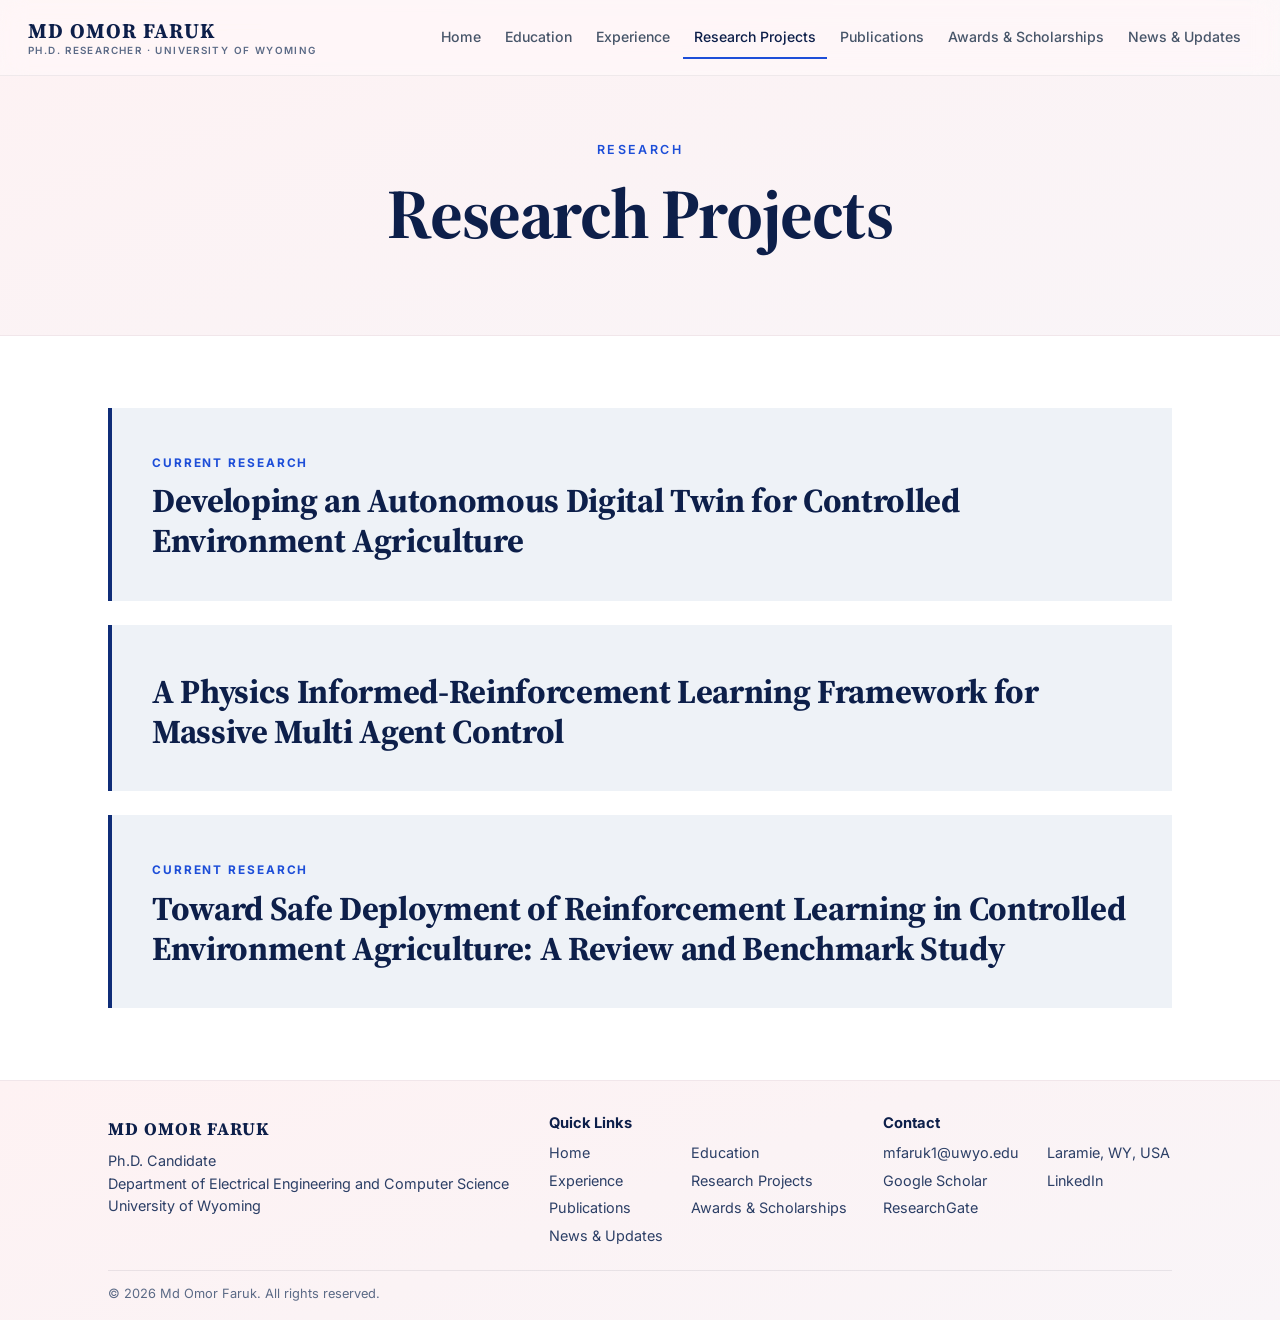
<file: research.html>
<!DOCTYPE html>
<html lang="en">
<head>
  <meta charset="utf-8">
  <meta name="viewport" content="width=device-width, initial-scale=1">
  <title>Research Projects — Md Omor Faruk</title>
  <meta name="description" content="Research projects of Md Omor Faruk, University of Wyoming.">
  <meta name="author" content="Md Omor Faruk">
  <meta name="theme-color" content="#fef2f3">
  <meta property="og:type" content="website">
  <meta property="og:title" content="Research Projects — Md Omor Faruk">
  <meta property="og:description" content="Research projects of Md Omor Faruk, University of Wyoming.">
  <meta property="og:image" content="images/profile.jpg">
  <meta name="twitter:card" content="summary">
  <link rel="icon" href="data:image/svg+xml,<svg xmlns='http://www.w3.org/2000/svg' viewBox='0 0 64 64'><rect width='64' height='64' fill='%2317144a'/><text x='32' y='43' font-family='Georgia,serif' font-size='30' font-weight='700' fill='white' text-anchor='middle'>OF</text></svg>">
  <link rel="preconnect" href="https://fonts.googleapis.com">
  <link rel="preconnect" href="https://fonts.gstatic.com" crossorigin>
  <link rel="stylesheet" href="https://fonts.googleapis.com/css2?family=Inter:wght@400;500;600;700&family=Source+Serif+4:opsz,wght@8..60,600;8..60,700&display=swap">
  <link rel="stylesheet" href="assets/css/style.css?v=20261124165227">
  <script src="assets/js/site.js?v=20261124165227" defer></script>
</head>
<body data-page="research">
  <a class="skip" href="#main">Skip to content</a>
  <header class="site-header">
    <nav class="nav wrap" aria-label="Main">
      <a class="brand" href="index.html"><span class="brand-name" data-name>Md Omor Faruk</span><span class="brand-tag">Ph.D. Researcher · University of Wyoming</span></a>
      <button class="nav-toggle" type="button" aria-label="Toggle menu" aria-expanded="false" aria-controls="nav-links"><span></span></button>
      <ul class="nav-links" id="nav-links">
        <li><a href="index.html" data-page="about">Home</a></li>
        <li><a href="education.html" data-page="education">Education</a></li>
        <li><a href="experience.html" data-page="experience">Experience</a></li>
        <li><a href="research.html" data-page="research">Research Projects</a></li>
        <li><a href="publications.html" data-page="publications">Publications</a></li>
        <li><a href="awards.html" data-page="awards">Awards &amp; Scholarships</a></li>
        <li><a href="news.html" data-page="news">News &amp; Updates</a></li>
      </ul>
    </nav>
  </header>

  <section class="hero" data-hero>
    <div class="wrap fade-in">
      <span class="eyebrow">Research</span>
      <h1>Research Projects</h1>
      
    </div>
  </section>

  <main id="main">
    <section class="section">
      <div class="wrap">
      <div id="projects" class="project-list" data-content><p class="loading">Loading…</p></div>
      </div>
    </section>
  </main>

  <footer class="site-footer">
    <div class="wrap">
      <div class="footer-grid">
        <div>
          <div class="footer-name" data-name>Md Omor Faruk</div>
          <p id="footer-about">Ph.D. Student &amp; Graduate Research Assistant<br>Department of Electrical Engineering and Computer Science<br>University of Wyoming</p>
        </div>
        <div>
          <h3>Quick Links</h3>
          <ul>
            <li><a href="index.html">Home</a></li>
            <li><a href="education.html">Education</a></li>
            <li><a href="experience.html">Experience</a></li>
            <li><a href="research.html">Research Projects</a></li>
            <li><a href="publications.html">Publications</a></li>
            <li><a href="awards.html">Awards &amp; Scholarships</a></li>
            <li><a href="news.html">News &amp; Updates</a></li>
          </ul>
        </div>
        <div>
          <h3>Contact</h3>
          <ul id="footer-contact"></ul>
        </div>
      </div>
      <div class="footer-bottom">&copy; <span id="year"></span> <span data-name>Md Omor Faruk</span>. All rights reserved.</div>
    </div>
  </footer>
</body>
</html>
</file>
<file: assets/css/style.css>
/* ===== Academic portfolio — navy & beige theme ===== */
:root {
  --navy-950: #06143a;
  --navy-900: #0a1e52;
  --navy-800: #0f2d78;
  --navy-700: #1a3f98;
  --ink: #0d1f4a;
  --ink-2: #2c3f66;
  --muted: #5b6a86;
  --line: #dde3ec;
  --beige: #eef2f7;
  --beige-2: #e3e9f2;
  --accent: #1d4ed8;
  --accent-soft: #e3ebfd;
  --sky: #8ec5ff;
  --warn-soft: #f6ead2;
  --warn-ink: #7a5310;
  --header-bg: rgba(148, 163, 184, .14);
  --header-bg-solid: rgba(51, 65, 85, .92);
  --nav-text: #e2e8f0;
  --hero-top: #13358a;
  --hero-bottom: #0e2a70;
  --glow-1: rgba(80,140,255,.4);
  --glow-2: rgba(40,90,200,.35);
  --glow-3: rgba(120,90,220,.25);
  --shade-top: rgba(6,18,52,.45);
  --shade-bottom: rgba(12,38,100,.8);
  --chip-bg: rgba(8,26,72,.78);
  --chip-hover: #1d46a8;
  --lightbox-bg: rgba(4,10,30,.94);
  --max: 1120px;
  --serif: "Source Serif 4", Georgia, "Times New Roman", serif;
  --sans: "Inter", system-ui, -apple-system, "Segoe UI", Roboto, sans-serif;
  --pattern: url("data:image/svg+xml,%3Csvg xmlns='http://www.w3.org/2000/svg' width='1400' height='900' viewBox='0 0 1400 900'%3E%3Cg fill='none' stroke='%23dbe5f3' stroke-width='2'%3E%3Cpath d='M-60 900 L180 0'/%3E%3Cpath d='M60 900 L300 0'/%3E%3Cpath d='M240 900 L120 380 L300 120 L420 900'/%3E%3Cpath d='M520 0 L640 520 L760 0'/%3E%3Cpath d='M820 900 L900 0'/%3E%3Cpath d='M900 900 L980 0'/%3E%3Cpath d='M1100 0 L1220 900'/%3E%3Cpath d='M1040 900 L1240 140 L1340 260 L1180 900'/%3E%3Cpath d='M1300 900 L1460 0'/%3E%3C/g%3E%3C/svg%3E");
}

*, *::before, *::after { box-sizing: border-box; }
html { scroll-behavior: smooth; -webkit-text-size-adjust: 100%; }
body {
  margin: 0; font-family: var(--sans); font-size: 16px; line-height: 1.65; color: var(--ink-2);
  background: #fff;
  -webkit-font-smoothing: antialiased;
}
img { max-width: 100%; display: block; }
a { color: var(--accent); text-decoration: none; }
a:hover { text-decoration: underline; text-underline-offset: 3px; }
h1, h2, h3 { font-family: var(--serif); font-weight: 700; line-height: 1.2; margin: 0; color: var(--ink); letter-spacing: -.01em; }
p { margin: 0 0 1em; }
.wrap { max-width: var(--max); margin: 0 auto; padding: 0 28px; }
.skip { position: absolute; left: -999px; top: 8px; background: #fff; color: var(--ink); padding: 8px 14px; z-index: 100; }
.skip:focus { left: 8px; }

/* ===== Header ===== */
.site-header {
  position: fixed; inset: 0 0 auto 0; z-index: 50; height: 76px;
  background: var(--header-bg);
  backdrop-filter: blur(12px) saturate(140%); -webkit-backdrop-filter: blur(12px) saturate(140%);
  border-bottom: 1px solid rgba(255,255,255,.14);
  transition: background .35s ease, box-shadow .35s ease;
}
.site-header.scrolled { background: var(--header-bg-solid); box-shadow: 0 6px 24px rgba(15, 23, 42, .18); border-bottom-color: transparent; }
.nav { display: flex; align-items: center; justify-content: space-between; height: 76px; max-width: 1320px; }
.brand { color: #fff; line-height: 1.1; display: flex; flex-direction: column; }
.brand:hover { text-decoration: none; }
.brand-name { font-family: var(--serif); font-weight: 700; font-size: 1.3rem; letter-spacing: .06em; text-transform: uppercase; }
.brand-tag { font-size: .62rem; font-weight: 600; letter-spacing: .14em; text-transform: uppercase; color: #cbd5e1; margin-top: 3px; }
.nav-links { display: flex; gap: 2px; list-style: none; margin: 0; padding: 0; }
.nav-links a {
  display: block; padding: 8px 11px; color: var(--nav-text); font-size: .88rem; font-weight: 500; white-space: nowrap;
  border-bottom: 2px solid transparent; transition: color .2s, border-color .2s;
}
.nav-links a:hover { color: #fff; text-decoration: none; }
.nav-links a[aria-current="page"] { color: #fff; border-bottom-color: #fff; }
.nav-toggle {
  display: none; width: 44px; height: 44px; border: 1px solid rgba(255,255,255,.35); background: transparent;
  cursor: pointer; align-items: center; justify-content: center;
}
.nav-toggle span, .nav-toggle span::before, .nav-toggle span::after {
  content: ""; display: block; width: 18px; height: 2px; background: #fff; position: relative; transition: transform .25s, background .25s;
}
.nav-toggle span::before { position: absolute; top: -6px; }
.nav-toggle span::after { position: absolute; top: 6px; }
.nav-toggle[aria-expanded="true"] span { background: transparent; }
.nav-toggle[aria-expanded="true"] span::before { transform: translateY(6px) rotate(45deg); }
.nav-toggle[aria-expanded="true"] span::after { transform: translateY(-6px) rotate(-45deg); }

/* ===== Hero ===== */
.hero {
  position: relative; overflow: hidden; color: #fff; text-align: center;
  padding: 140px 0 84px; background: var(--navy-800);
  isolation: isolate;
}
.hero::before {
  content: ""; position: absolute; inset: -40px; z-index: -2;
  background:
    radial-gradient(ellipse 55% 70% at 18% 40%, var(--glow-1), transparent 70%),
    radial-gradient(ellipse 45% 60% at 82% 30%, var(--glow-2), transparent 70%),
    radial-gradient(ellipse 60% 50% at 55% 110%, var(--glow-3), transparent 70%),
    var(--hero-img, none) center / cover no-repeat,
    linear-gradient(180deg, var(--hero-top), var(--hero-bottom));
  filter: blur(var(--hero-blur, 0px));
}
.hero.has-img { --hero-blur: 6px; }
.hero::after {
  content: ""; position: absolute; inset: 0; z-index: -1;
  background: linear-gradient(180deg, var(--shade-top), var(--shade-bottom));
}
.hero .eyebrow { display: block; font-size: .78rem; font-weight: 600; letter-spacing: .2em; text-transform: uppercase; color: var(--sky); margin-bottom: 16px; }
.hero h1 { color: #fff; font-size: clamp(2.4rem, 5.6vw, 4.4rem); letter-spacing: -.02em; line-height: 1.05; }
.hero .lead { font-size: 1.15rem; color: rgba(255,255,255,.88); margin: 18px auto 0; max-width: 60ch; }

/* About hero */
.hero-profile { display: flex; flex-direction: column; align-items: center; gap: 0; }
.hero-photo {
  width: 168px; height: 168px; border-radius: 50%; object-fit: cover; margin-bottom: 24px;
  border: 4px solid rgba(255,255,255,.9); box-shadow: 0 10px 40px rgba(0,0,0,.35); background: var(--navy-700);
}
.hero-affil { color: rgba(255,255,255,.72); font-size: .98rem; margin-top: 6px; }
.hero-links { display: flex; flex-wrap: wrap; justify-content: center; gap: 10px; margin-top: 26px; }
.chip-link {
  display: inline-flex; align-items: center; gap: 8px; padding: 9px 16px; border: 1px solid rgba(255,255,255,.4);
  color: #fff; font-size: .88rem; font-weight: 500; transition: background .2s, border-color .2s;
  background: var(--chip-bg); backdrop-filter: blur(4px); -webkit-backdrop-filter: blur(4px);
}
.chip-link:hover { background: var(--chip-hover); border-color: #fff; text-decoration: none; }
.chip-link svg { width: 15px; height: 15px; flex: none; }

/* ===== Main ===== */
main { min-height: 50vh; }
.section { padding: 72px 0; }
.section + .section { padding-top: 0; }
.section-title { font-size: 2rem; margin-bottom: 26px; }
.loading { color: var(--muted); padding: 40px 0; text-align: center; }
.empty { text-align: center; padding: 64px 24px; color: var(--muted); background: var(--beige); }

/* Beige card */
.card {
  background: var(--beige); padding: 34px 36px; position: relative;
  transition: transform .25s ease, box-shadow .25s ease, background .25s;
}
.card h2, .card h3 { color: var(--ink); }

/* About body */
.about-grid { display: grid; grid-template-columns: 1.7fr 1fr; gap: 24px; }
.bio { font-size: 1.05rem; }
.bio p:last-child { margin-bottom: 0; }
.card-label { font-size: .74rem; font-weight: 700; letter-spacing: .16em; text-transform: uppercase; color: var(--accent); margin-bottom: 14px; display: block; }
.tags { display: flex; flex-wrap: wrap; gap: 8px; }
.tag { padding: 7px 13px; background: #fff; color: var(--ink); font-size: .87rem; font-weight: 500; border: 1px solid var(--line); }

/* Portal-style link cards */
.link-cards { display: grid; grid-template-columns: repeat(3, 1fr); gap: 24px; }
.carousel-viewport { overflow: hidden; }
.carousel-track { display: flex; gap: 24px; transition: transform .7s cubic-bezier(.4, 0, .2, 1); will-change: transform; }
.carousel-track .link-card { flex: 0 0 calc((100% - 48px) / 3); }
.carousel-controls { display: flex; align-items: center; justify-content: center; gap: 18px; margin-top: 26px; }
.carousel-btn {
  width: 42px; height: 42px; border-radius: 50%; border: 1px solid var(--line); background: #fff; color: var(--ink);
  font-size: 1.5rem; line-height: 1; cursor: pointer; display: grid; place-items: center; padding-bottom: 3px; transition: all .2s;
}
.carousel-btn:hover { background: var(--navy-800); border-color: var(--navy-800); color: #fff; }
.carousel-dots { display: flex; gap: 8px; }
.carousel-dot { width: 9px; height: 9px; border-radius: 50%; border: 0; padding: 0; background: #c7cfdb; cursor: pointer; transition: all .3s; }
.carousel-dot[aria-current="true"] { background: var(--accent); width: 26px; border-radius: 5px; }
.link-card { display: flex; flex-direction: column; min-height: 230px; color: inherit; }
.link-card:hover { text-decoration: none; transform: translateY(-4px); box-shadow: 0 16px 36px rgba(16,26,61,.12); background: #f3eee7; }
.link-card h3 { font-size: 1.65rem; }
.link-card p { color: var(--ink-2); margin: 12px 0 0; font-size: .98rem; }
.link-card .foot { margin-top: auto; padding-top: 26px; display: flex; align-items: center; justify-content: space-between; gap: 12px; }
.link-card .count { color: var(--accent); font-size: .95rem; }
.arrow-btn {
  width: 50px; height: 50px; flex: none; border-radius: 50%; border: 1px solid #cbd5e1; display: grid; place-items: center;
  color: var(--ink); transition: background .2s, color .2s, border-color .2s;
}
.arrow-btn svg { width: 18px; height: 18px; }
.link-card:hover .arrow-btn { background: var(--navy-800); border-color: var(--navy-800); color: #fff; }

/* Extra CV sections on About (optional) */
.cv-grid { display: grid; grid-template-columns: repeat(2, minmax(0, 1fr)); gap: 24px; }
.cv-section h2 { font-size: 1.35rem; margin-bottom: 12px; }
.cv-list { list-style: none; margin: 0; padding: 0; }
.cv-list li { padding: 10px 0; }
.cv-list li + li { border-top: 1px solid var(--line); }
.cv-title { font-weight: 600; color: var(--ink); }
.cv-org { font-size: .93rem; }
.cv-period { color: var(--muted); font-size: .85rem; }

/* ===== Research projects ===== */
.project-list { display: grid; gap: 24px; }
.project { display: grid; grid-template-columns: 1fr; gap: 6px; padding: 40px 40px; border-left: 4px solid var(--navy-800); }
.project:hover { box-shadow: 0 16px 36px rgba(16,26,61,.10); }
.project.has-image { grid-template-columns: 240px 1fr; gap: 32px; align-items: center; }
.project img { width: 100%; aspect-ratio: 4/3; object-fit: cover; }
.project-label { font-size: .74rem; font-weight: 700; letter-spacing: .16em; text-transform: uppercase; color: var(--accent); }
.project h2 { font-size: clamp(1.5rem, 3vw, 2.1rem); margin-top: 6px; }
.project h2 a { color: inherit; }
.project-period { color: var(--muted); font-size: .92rem; }
.project-desc { margin-top: 10px; white-space: pre-line; }

/* ===== Education / Experience / Awards ===== */
.entry-group { margin-bottom: 56px; }
.entry-group:last-child { margin-bottom: 0; }
.entry-group-title { font-size: 1.8rem; margin-bottom: 20px; }
.entries { list-style: none; margin: 0; padding: 0; display: grid; gap: 16px; }
.entry {
  display: grid; grid-template-columns: 210px 1fr; gap: 28px; padding: 28px 34px;
  background: var(--beige); transition: transform .25s, box-shadow .25s;
}
.entry:hover { transform: translateY(-2px); box-shadow: 0 12px 30px rgba(16,26,61,.08); }
.entry-period { color: var(--accent); font-size: .92rem; font-weight: 600; padding-top: 4px; font-variant-numeric: tabular-nums; }
.entry h2, .entry h3 { font-size: 1.3rem; }
.entry h2 a, .entry h3 a { color: inherit; }
.entry-org { margin-top: 4px; }
.entry-desc { color: var(--muted); margin-top: 10px; font-size: .96rem; }
.entry-desc p:last-child { margin-bottom: 0; }

/* ===== Filters ===== */
.filters { display: flex; flex-wrap: wrap; gap: 8px; margin-bottom: 36px; }
.filters:empty { display: none; }
.filter {
  font: inherit; font-size: .9rem; font-weight: 500; padding: 9px 16px; border: 1px solid #cbd5e1;
  background: #fff; color: var(--ink); cursor: pointer; transition: all .2s;
}
.filter:hover { border-color: var(--navy-800); }
.filter[aria-pressed="true"] { background: var(--navy-800); border-color: var(--navy-800); color: #fff; }
.filter .count { opacity: .65; margin-left: 6px; font-variant-numeric: tabular-nums; }

/* ===== Publications ===== */
.pub-group { margin-bottom: 56px; }
.pub-group:last-child { margin-bottom: 0; }
.pub-group h2 { font-size: 1.8rem; margin-bottom: 20px; display: flex; align-items: baseline; gap: 12px; }
.pub-group h2 small { font-family: var(--sans); font-size: .9rem; color: var(--muted); font-weight: 500; }
.pub-list { list-style: none; margin: 0; padding: 0; display: grid; gap: 14px; }
.pub { display: grid; grid-template-columns: 54px 1fr; gap: 8px; padding: 26px 32px; background: var(--beige); transition: box-shadow .25s; }
.pub:hover { box-shadow: 0 12px 30px rgba(16,26,61,.08); }
.pub-num { font-size: .84rem; font-weight: 700; color: var(--muted); padding-top: 4px; font-variant-numeric: tabular-nums; }
.pub-title { font-family: var(--serif); font-size: 1.18rem; font-weight: 700; line-height: 1.38; color: var(--ink); }
a.pub-title:hover { color: var(--accent); }
.pub-authors { font-size: .95rem; margin-top: 8px; }
.pub-authors strong { color: var(--ink); font-weight: 700; }
.pub-venue { color: var(--muted); font-size: .93rem; margin-top: 3px; }
.pub-venue em { color: var(--ink-2); }
.pub-meta { display: flex; flex-wrap: wrap; align-items: center; gap: 8px; margin-top: 14px; }
.badge { font-size: .72rem; font-weight: 700; padding: 4px 10px; background: #fff; color: var(--ink-2); letter-spacing: .06em; text-transform: uppercase; }
.badge.accepted { background: var(--accent-soft); color: var(--accent); }
.badge.review { background: var(--warn-soft); color: var(--warn-ink); }
.pub-link {
  font-size: .85rem; font-weight: 500; display: inline-flex; align-items: center; gap: 6px; padding: 5px 12px;
  border: 1px solid #cbd5e1; color: var(--ink); background: #fff; transition: all .2s;
}
.pub-link:hover { background: var(--navy-800); border-color: var(--navy-800); color: #fff; text-decoration: none; }

/* ===== News ===== */
.timeline { list-style: none; margin: 0; padding: 0; display: grid; gap: 28px; }
.post-card { background: var(--beige); padding: 34px 38px; transition: box-shadow .25s; }
.post-card:hover { box-shadow: 0 16px 36px rgba(16,26,61,.10); }
.post-meta { display: flex; flex-wrap: wrap; align-items: center; gap: 12px; margin-bottom: 10px; }
.post-date { font-size: .9rem; color: var(--accent); font-weight: 600; }
.post h2 { font-size: 1.6rem; }
.post h2 a { color: inherit; }
.post-body { margin-top: 14px; }
.post-body p:last-child { margin-bottom: 0; }
.gallery { display: grid; gap: 8px; margin-top: 22px; grid-template-columns: repeat(3, 1fr); }
.gallery.n1 { grid-template-columns: 1fr; }
.gallery.n2, .gallery.n4 { grid-template-columns: repeat(2, 1fr); }
.gallery button { padding: 0; border: 0; background: var(--beige-2); overflow: hidden; cursor: zoom-in; position: relative; }
.gallery img { width: 100%; aspect-ratio: 4/3; object-fit: cover; transition: transform .4s ease; }
.gallery.n1 img { aspect-ratio: 16/9; }
.gallery button:hover img { transform: scale(1.03); }
.gallery .more { position: absolute; inset: 0; display: grid; place-items: center; background: var(--shade-bottom); color: #fff; font-weight: 600; font-size: 1.2rem; }
.post-links { display: flex; flex-wrap: wrap; gap: 8px; margin-top: 20px; }

/* Lightbox */
.lightbox { position: fixed; inset: 0; z-index: 100; background: var(--lightbox-bg); display: none; align-items: center; justify-content: center; padding: 56px 64px; }
.lightbox.open { display: flex; animation: fade .2s ease; }
.lightbox figure { margin: 0; max-width: 100%; max-height: 100%; display: flex; flex-direction: column; align-items: center; }
.lightbox img { max-width: 100%; max-height: calc(100vh - 150px); object-fit: contain; }
.lightbox figcaption { color: #dde3ee; margin-top: 12px; font-size: .92rem; text-align: center; }
.lb-btn { position: absolute; background: rgba(255,255,255,.1); border: 0; color: #fff; width: 48px; height: 48px; border-radius: 50%; font-size: 1.4rem; cursor: pointer; transition: background .2s; }
.lb-btn:hover { background: rgba(255,255,255,.22); }
.lb-close { top: 14px; right: 14px; }
.lb-prev { left: 12px; top: 50%; transform: translateY(-50%); }
.lb-next { right: 12px; top: 50%; transform: translateY(-50%); }

/* ===== Footer ===== */
.site-footer { background: var(--navy-950); color: rgba(255,255,255,.72); padding: 64px 0 28px; font-size: .95rem; }
.footer-grid { display: grid; grid-template-columns: 1.4fr 1fr 1fr; gap: 48px; }
.footer-name { font-family: var(--serif); font-weight: 700; font-size: 1.35rem; letter-spacing: .06em; text-transform: uppercase; color: #fff; margin-bottom: 12px; }
.site-footer h3 { font-family: var(--sans); font-size: 1rem; font-weight: 700; color: #fff; margin-bottom: 14px; letter-spacing: 0; }
.site-footer ul { list-style: none; margin: 0; padding: 0; display: grid; gap: 8px; }
.site-footer a { color: rgba(255,255,255,.85); }
.site-footer a:hover { color: #fff; }
.footer-bottom { border-top: 1px solid rgba(255,255,255,.1); margin-top: 48px; padding-top: 22px; font-size: .85rem; color: rgba(255,255,255,.5); }

/* ===== Motion ===== */
.fade-in { animation: rise .5s ease both; }
@keyframes rise { from { opacity: 0; transform: translateY(10px); } to { opacity: 1; transform: none; } }
@keyframes fade { from { opacity: 0; } to { opacity: 1; } }
@media (prefers-reduced-motion: reduce) { *, *::before, *::after { animation: none !important; transition: none !important; scroll-behavior: auto !important; } }

/* ===== Responsive ===== */
@media (max-width: 1180px) {
  .nav-toggle { display: inline-flex; }
  .nav-links {
    position: absolute; top: 76px; left: 0; right: 0; flex-direction: column; gap: 0;
    background: rgb(51, 65, 85); padding: 8px 20px 18px; display: none;
    box-shadow: 0 16px 30px rgba(0,0,0,.3);
  }
  .nav-links.open { display: flex; animation: fade .2s ease; }
  .nav-links a { padding: 13px 6px; border-bottom: 1px solid rgba(255,255,255,.08); }
  .nav-links a[aria-current="page"] { border-bottom-color: rgba(255,255,255,.08); color: var(--sky); }
}
@media (max-width: 900px) {
  .link-cards { grid-template-columns: repeat(2, 1fr); }
  .carousel-track .link-card { flex-basis: calc((100% - 24px) / 2); }
  .about-grid, .cv-grid { grid-template-columns: 1fr; }
  .project.has-image { grid-template-columns: 1fr; }
  .footer-grid { grid-template-columns: 1fr 1fr; }
  .footer-grid > :first-child { grid-column: 1 / -1; }
}
@media (max-width: 640px) {
  .wrap { padding: 0 18px; }
  .hero { padding: 116px 0 60px; }
  .hero-photo { width: 132px; height: 132px; }
  .section { padding: 48px 0; }
  .link-cards { grid-template-columns: 1fr; }
  .carousel-track .link-card { flex-basis: 100%; }
  .link-card { min-height: 0; }
  .card, .post-card, .project { padding: 26px 22px; }
  .entry { grid-template-columns: 1fr; gap: 4px; padding: 22px; }
  .pub { grid-template-columns: 1fr; gap: 2px; padding: 22px; }
  .gallery, .gallery.n4 { grid-template-columns: repeat(2, 1fr); }
  .gallery.n1 { grid-template-columns: 1fr; }
  .lightbox { padding: 56px 12px; }
  .footer-grid { grid-template-columns: 1fr; gap: 32px; }
  .brand-tag { display: none; }
}

/* ===== Light blush header ===== */
:root {
  --hero-top: #fef2f3;
  --hero-bottom: #f9f5f8;
  --glow-1: transparent; --glow-2: transparent; --glow-3: transparent;
  --shade-top: transparent; --shade-bottom: transparent;
  --header-bg: rgba(255, 255, 255, .35);
  --header-bg-solid: rgba(255, 255, 255, .94);
  --nav-text: #475569;
}
.hero::before { background: linear-gradient(160deg, var(--hero-top), #fbf3f5 50%, var(--hero-bottom)); }
.hero { color: var(--ink); border-bottom: 1px solid #f1e6ea; }
.hero h1 { color: var(--ink); }
.hero .eyebrow { color: var(--accent); }
.hero .lead { color: var(--ink-2); }
.hero-affil { color: var(--muted); }
.hero-photo { border-color: #fff; box-shadow: 0 10px 30px rgba(15, 23, 42, .12); }
.chip-link { color: var(--ink); border-color: #d5dbe4; background: rgba(255, 255, 255, .75); }
.chip-link:hover { background: var(--navy-800); border-color: var(--navy-800); color: #fff; }
.site-header { border-bottom-color: rgba(15, 23, 42, .06); }
.site-header.scrolled { box-shadow: 0 6px 24px rgba(15, 23, 42, .08); }
.brand { color: var(--ink); }
.brand-tag { color: var(--muted); }
.nav-links a:hover { color: var(--ink); }
.nav-links a[aria-current="page"] { color: var(--ink); border-bottom-color: var(--accent); }
.nav-toggle { border-color: #cbd5e1; }
.nav-toggle span, .nav-toggle span::before, .nav-toggle span::after { background: var(--ink); }
@media (max-width: 1100px) {
  .nav-links { background: #fff; box-shadow: 0 16px 30px rgba(15, 23, 42, .10); }
  .nav-links a { border-bottom-color: #eef1f5; }
  .nav-links a[aria-current="page"] { color: var(--accent); border-bottom-color: #eef1f5; }
}

/* ===== Compact footer ===== */
.site-footer { padding: 34px 0 16px; font-size: .9rem; }
.footer-grid { gap: 36px; align-items: start; }
.footer-name { font-size: 1.1rem; margin-bottom: 6px; }
#footer-about { margin: 0; line-height: 1.55; }
.site-footer h3 { font-size: .92rem; margin-bottom: 8px; }
.site-footer ul { display: grid; grid-template-columns: repeat(2, max-content); column-gap: 28px; row-gap: 4px; }
.footer-bottom { margin-top: 22px; padding-top: 12px; font-size: .8rem; }
@media (max-width: 640px) { .footer-grid { gap: 24px; } }

/* ===== Footer in the same blush color as the header ===== */
.site-footer { background: linear-gradient(160deg, var(--hero-top), #fbf3f5 50%, var(--hero-bottom)); color: var(--ink-2); border-top: 1px solid #f1e6ea; }
.footer-name, .site-footer h3 { color: var(--ink); }
.site-footer a { color: var(--ink-2); }
.site-footer a:hover { color: var(--accent); }
.footer-bottom { border-top-color: rgba(15, 23, 42, .08); color: var(--muted); }
</file>
<file: admin/admin.css>
:root {
  --bg: #f5f6f4; --panel: #fff; --ink: #17202a; --ink-2: #3b4652; --muted: #6a7480; --line: #e2e5e8;
  --accent: #1d5c63; --accent-soft: #e8f1f1; --danger: #b42318; --danger-soft: #fdecea; --ok: #1f7a4d;
  --radius: 10px; --sans: "Inter", system-ui, -apple-system, "Segoe UI", Roboto, sans-serif; --serif: "Source Serif 4", Georgia, serif;
}
* { box-sizing: border-box; }
body { margin: 0; font-family: var(--sans); font-size: 15px; color: var(--ink); background: var(--bg); line-height: 1.5; -webkit-font-smoothing: antialiased; }
a { color: var(--accent); }
h1, h2, h3 { font-family: var(--serif); font-weight: 600; margin: 0; }
.boot { padding: 40px; color: var(--muted); }
.muted { color: var(--muted); }
[hidden] { display: none !important; }

/* Buttons */
.btn { font: inherit; font-weight: 500; font-size: .92rem; border: 1px solid var(--line); background: #fff; color: var(--ink); padding: 8px 14px; border-radius: 8px; cursor: pointer; display: inline-flex; align-items: center; gap: 6px; text-decoration: none; transition: background .15s, border-color .15s; white-space: nowrap; }
.btn:hover { border-color: #c5cbd1; background: #fafbfa; }
.btn:disabled { opacity: .55; cursor: not-allowed; }
.btn-primary { background: var(--accent); border-color: var(--accent); color: #fff; }
.btn-primary:hover { background: #164a50; border-color: #164a50; }
.btn-danger { color: var(--danger); }
.btn-danger:hover { background: var(--danger-soft); border-color: #f3c3bd; }
.btn-ghost { border-color: transparent; background: transparent; }
.btn-sm { padding: 5px 10px; font-size: .85rem; }
.btn-icon { padding: 5px 8px; min-width: 32px; justify-content: center; }

/* Login */
.auth { min-height: 100vh; display: grid; place-items: center; padding: 24px; }
.auth-card { width: 100%; max-width: 480px; background: var(--panel); border: 1px solid var(--line); border-radius: 14px; padding: 32px; box-shadow: 0 10px 40px rgba(23,32,42,.06); }
.auth-card h1 { font-size: 1.6rem; margin-bottom: 6px; }
.auth-card > p { color: var(--muted); margin: 0 0 22px; }
.auth-card form { display: grid; gap: 14px; }
.auth-card .btn-primary { justify-content: center; padding: 11px; margin-top: 4px; }
.steps { background: var(--bg); border-radius: 8px; padding: 14px 16px 14px 34px; margin: 0 0 18px; font-size: .88rem; color: var(--ink-2); }
.steps li { margin: 3px 0; }
.row2 { display: grid; grid-template-columns: 1fr 1fr; gap: 12px; }
.linkish { background: none; border: 0; color: var(--accent); cursor: pointer; font: inherit; font-size: .88rem; padding: 0; text-decoration: underline; }
.error { color: var(--danger); font-size: .9rem; min-height: 1.2em; margin: 0; }

/* Shell */
.topbar { position: sticky; top: 0; z-index: 20; height: 58px; background: #fff; border-bottom: 1px solid var(--line); display: flex; align-items: center; justify-content: space-between; padding: 0 20px; gap: 12px; }
.topbar .title { font-family: var(--serif); font-weight: 600; font-size: 1.1rem; }
.topbar .title small { font-family: var(--sans); font-weight: 500; color: var(--muted); font-size: .8rem; margin-left: 8px; }
.topbar .actions { display: flex; gap: 8px; }
.shell { display: grid; grid-template-columns: 230px 1fr; min-height: calc(100vh - 58px); }
.side { border-right: 1px solid var(--line); background: #fff; padding: 16px 12px; }
.side a { display: flex; align-items: center; gap: 10px; padding: 9px 12px; border-radius: 8px; color: var(--ink-2); text-decoration: none; font-weight: 500; margin-bottom: 2px; }
.side a:hover { background: var(--bg); }
.side a.active { background: var(--accent-soft); color: var(--accent); }
.side .count { margin-left: auto; font-size: .78rem; color: var(--muted); }
.content { padding: 28px 32px 80px; max-width: 980px; width: 100%; }
.panel-head { display: flex; align-items: flex-start; justify-content: space-between; gap: 16px; margin-bottom: 20px; flex-wrap: wrap; }
.panel-head h2 { font-size: 1.6rem; }
.panel-head p { margin: 4px 0 0; color: var(--muted); max-width: 60ch; }

/* Item list */
.items { background: #fff; border: 1px solid var(--line); border-radius: var(--radius); overflow: hidden; }
.item { display: flex; align-items: center; gap: 14px; padding: 14px 16px; border-bottom: 1px solid var(--line); }
.item:last-child { border-bottom: 0; }
.item:hover { background: #fbfcfb; }
.item .thumb { width: 56px; height: 42px; border-radius: 6px; object-fit: cover; background: var(--bg); flex: none; }
.item .main { flex: 1; min-width: 0; }
.item .t { font-weight: 600; overflow: hidden; text-overflow: ellipsis; display: -webkit-box; -webkit-line-clamp: 2; -webkit-box-orient: vertical; }
.item .m { color: var(--muted); font-size: .85rem; margin-top: 2px; }
.item .tools { display: flex; gap: 4px; flex: none; }
.group-label { padding: 10px 16px; background: var(--bg); font-size: .78rem; font-weight: 600; letter-spacing: .06em; text-transform: uppercase; color: var(--muted); border-bottom: 1px solid var(--line); }
.empty { padding: 48px 20px; text-align: center; color: var(--muted); }

/* Forms */
.form-grid { display: grid; grid-template-columns: 1fr 1fr; gap: 16px 18px; }
.field { display: flex; flex-direction: column; gap: 6px; min-width: 0; }
.field-wide, .field:has(textarea) { grid-column: 1 / -1; }
.lbl { font-weight: 600; font-size: .88rem; color: var(--ink-2); }
.req { color: var(--danger); }
.help { font-size: .8rem; color: var(--muted); }
input[type=text], input[type=url], input[type=email], input[type=date], input[type=password], input[type=number], select, textarea {
  font: inherit; width: 100%; padding: 9px 11px; border: 1px solid #d4d9de; border-radius: 8px; background: #fff; color: var(--ink); transition: border-color .15s, box-shadow .15s;
}
textarea { resize: vertical; line-height: 1.55; }
input:focus, select:focus, textarea:focus { outline: none; border-color: var(--accent); box-shadow: 0 0 0 3px rgba(29,92,99,.15); }
.hidden-file { display: none; }
.single { display: flex; align-items: center; gap: 12px; flex-wrap: wrap; }
.single img { width: 96px; height: 96px; object-fit: cover; border-radius: 8px; border: 1px solid var(--line); }
.dropzone { border: 2px dashed #cfd5da; border-radius: var(--radius); padding: 22px; text-align: center; color: var(--muted); cursor: pointer; transition: border-color .15s, background .15s; }
.dropzone:hover, .dropzone.over { border-color: var(--accent); background: var(--accent-soft); color: var(--accent); }
.img-grid { display: grid; grid-template-columns: repeat(auto-fill, minmax(150px, 1fr)); gap: 12px; margin-top: 12px; }
.img-item { border: 1px solid var(--line); border-radius: 8px; overflow: hidden; background: #fff; }
.img-item img { width: 100%; aspect-ratio: 4/3; object-fit: cover; display: block; background: var(--bg); }
.img-item .img-tools { display: flex; justify-content: space-between; padding: 4px; border-bottom: 1px solid var(--line); }
.img-item input { border: 0; border-radius: 0; padding: 7px 9px; font-size: .82rem; }
.img-item .new { font-size: .7rem; font-weight: 600; color: var(--accent); padding: 4px 8px; }
.rep-list { display: grid; gap: 10px; }
.rep-row { display: flex; gap: 10px; align-items: flex-start; border: 1px solid var(--line); border-radius: var(--radius); padding: 12px; background: #fcfcfb; }
.rep-row .rep-row { background: #fff; }
.rep-fields { flex: 1; display: grid; grid-template-columns: 1fr 1fr; gap: 10px; min-width: 0; }
.rep-tools { display: flex; flex-direction: column; gap: 2px; }
.rep-add { justify-self: start; margin-top: 4px; }
.form-actions { display: flex; justify-content: flex-end; gap: 10px; margin-top: 24px; }
.card { background: #fff; border: 1px solid var(--line); border-radius: var(--radius); padding: 24px; margin-bottom: 20px; }
.card h3 { font-size: 1.15rem; margin-bottom: 12px; }

/* Modal */
.modal-back { position: fixed; inset: 0; z-index: 60; background: rgba(15,20,26,.45); display: flex; justify-content: flex-end; animation: fade .15s ease; }
.modal { width: min(760px, 100%); height: 100%; background: var(--bg); display: flex; flex-direction: column; box-shadow: -10px 0 40px rgba(0,0,0,.15); animation: slide .2s ease; }
.modal-head { display: flex; justify-content: space-between; align-items: center; padding: 16px 24px; background: #fff; border-bottom: 1px solid var(--line); }
.modal-head h2 { font-size: 1.3rem; }
.modal-body { flex: 1; overflow-y: auto; padding: 24px; }
.modal-foot { display: flex; justify-content: flex-end; gap: 10px; padding: 14px 24px; background: #fff; border-top: 1px solid var(--line); }
@keyframes fade { from { opacity: 0; } }
@keyframes slide { from { transform: translateX(40px); opacity: .6; } }

/* Busy + toasts */
.busy { position: fixed; inset: 0; z-index: 90; background: rgba(255,255,255,.75); backdrop-filter: blur(2px); display: flex; flex-direction: column; align-items: center; justify-content: center; gap: 10px; }
.busy p { font-weight: 500; color: var(--ink-2); }
.spinner { width: 34px; height: 34px; border: 3px solid var(--line); border-top-color: var(--accent); border-radius: 50%; animation: spin .8s linear infinite; }
@keyframes spin { to { transform: rotate(360deg); } }
.toasts { position: fixed; bottom: 20px; left: 50%; transform: translateX(-50%); z-index: 100; display: grid; gap: 8px; width: min(520px, calc(100% - 32px)); }
.toast { background: var(--ink); color: #fff; padding: 12px 16px; border-radius: 10px; box-shadow: 0 8px 24px rgba(0,0,0,.18); font-size: .92rem; animation: fade .2s ease; }
.toast.err { background: var(--danger); }
.toast.ok { background: var(--ok); }

@media (max-width: 820px) {
  .shell { grid-template-columns: 1fr; }
  .side { display: flex; overflow-x: auto; gap: 4px; padding: 8px; border-right: 0; border-bottom: 1px solid var(--line); position: sticky; top: 58px; z-index: 10; }
  .side a { white-space: nowrap; margin: 0; }
  .side .count { display: none; }
  .content { padding: 20px 16px 80px; }
  .form-grid, .rep-fields, .row2 { grid-template-columns: 1fr; }
  .item { flex-wrap: wrap; }
  .item .tools { width: 100%; justify-content: flex-end; }
  .topbar .title small { display: none; }
}
</file>
